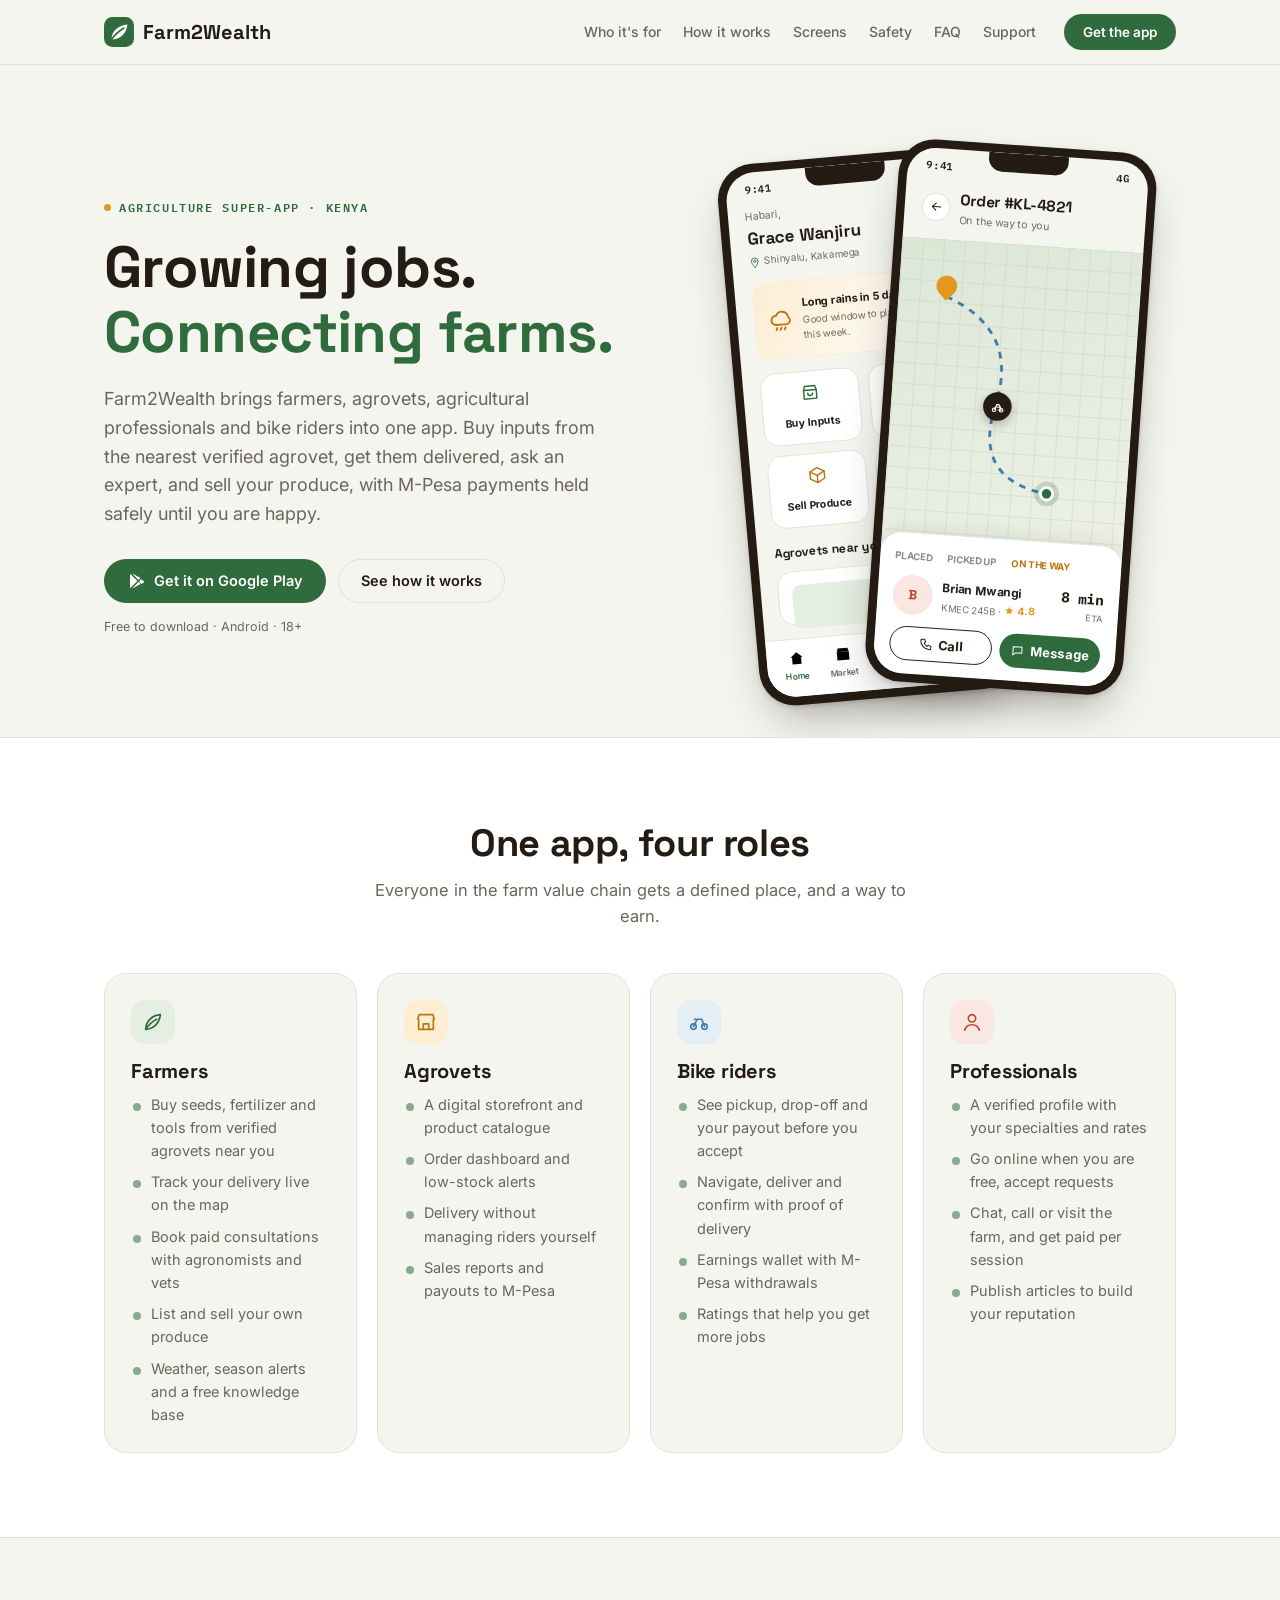
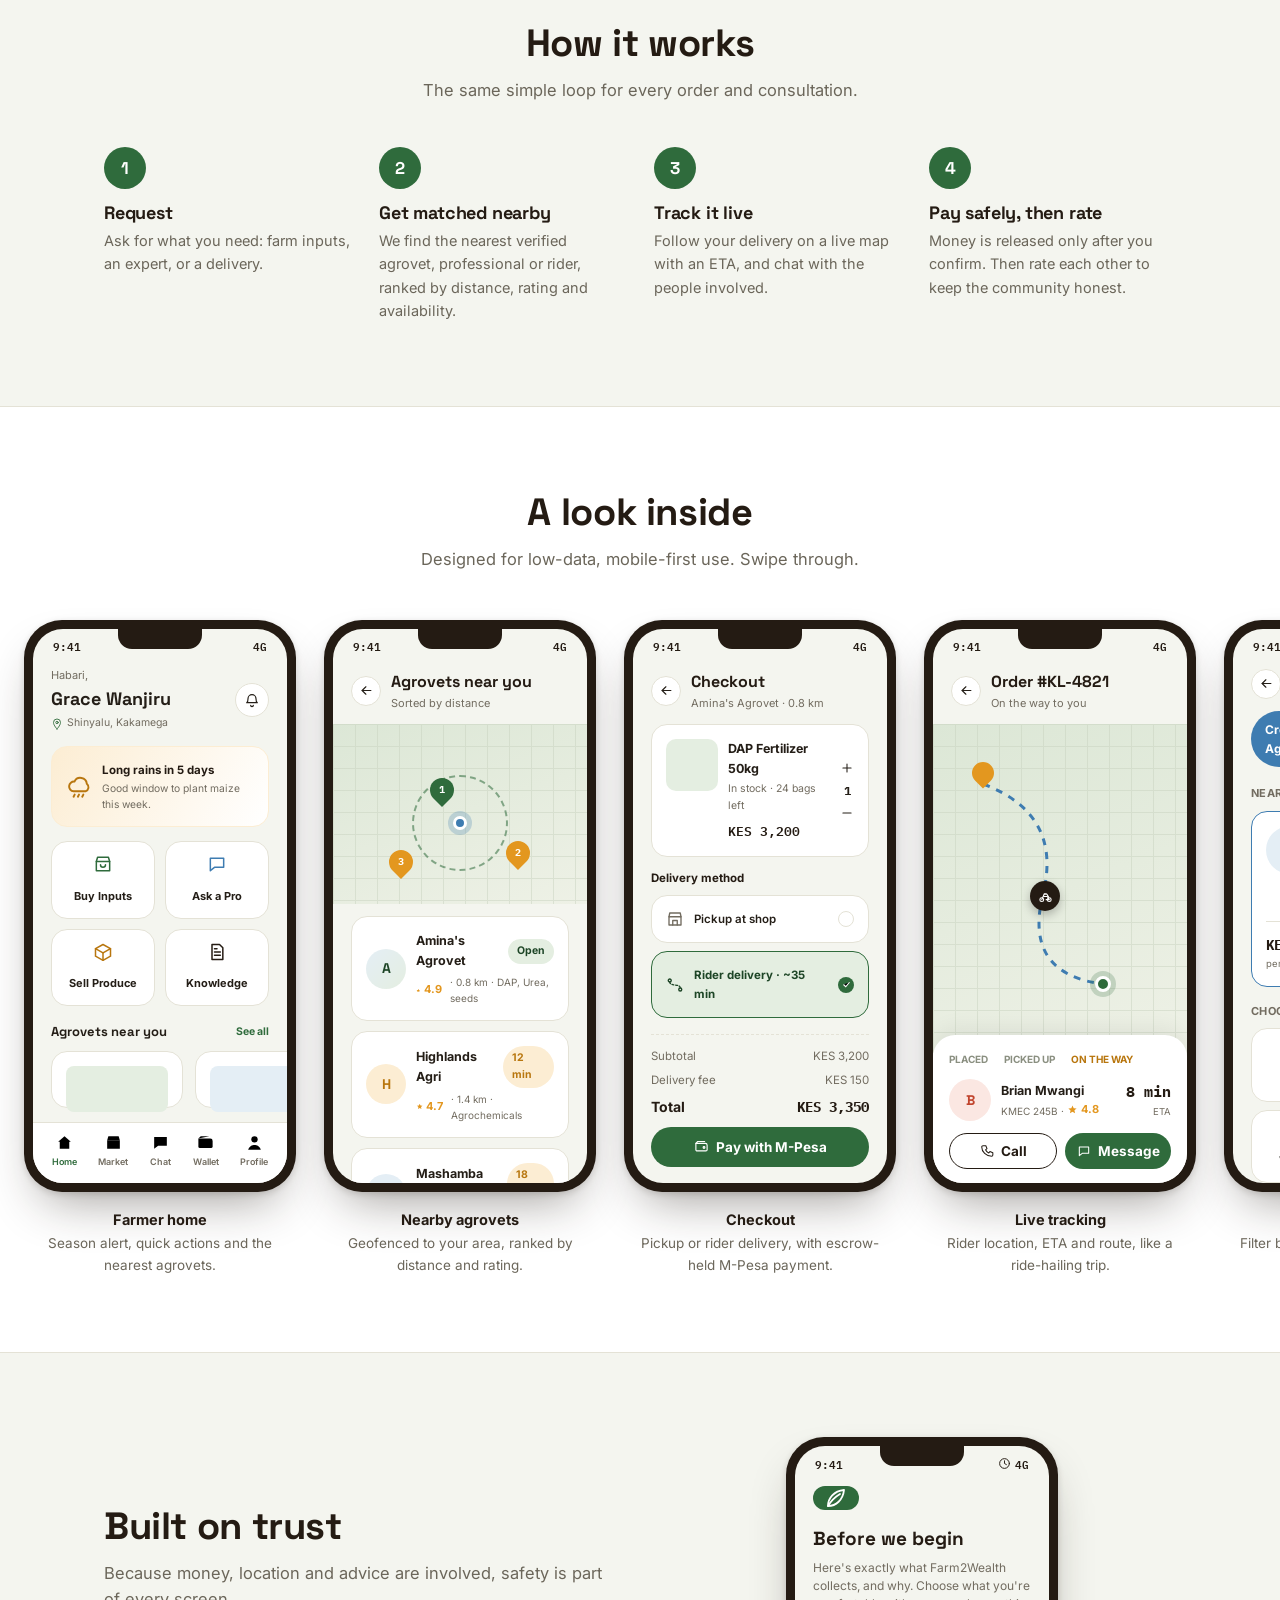
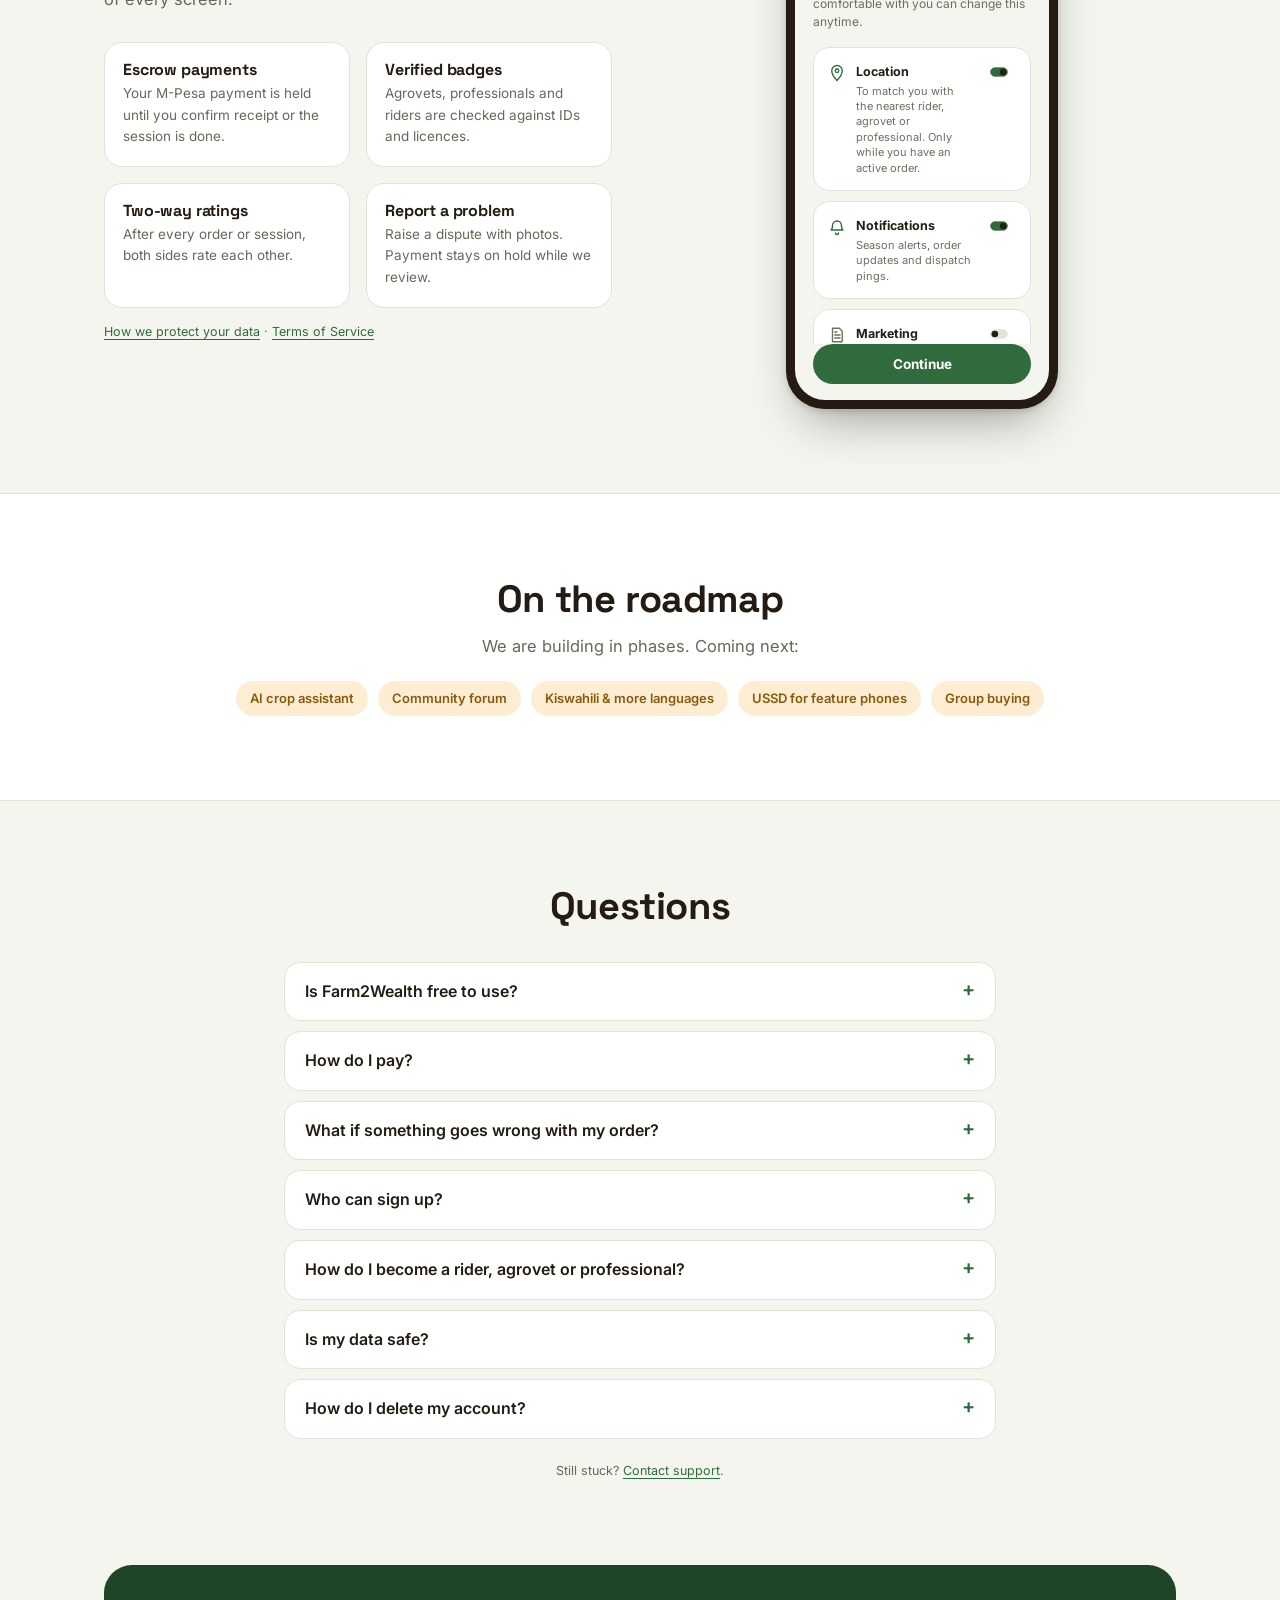
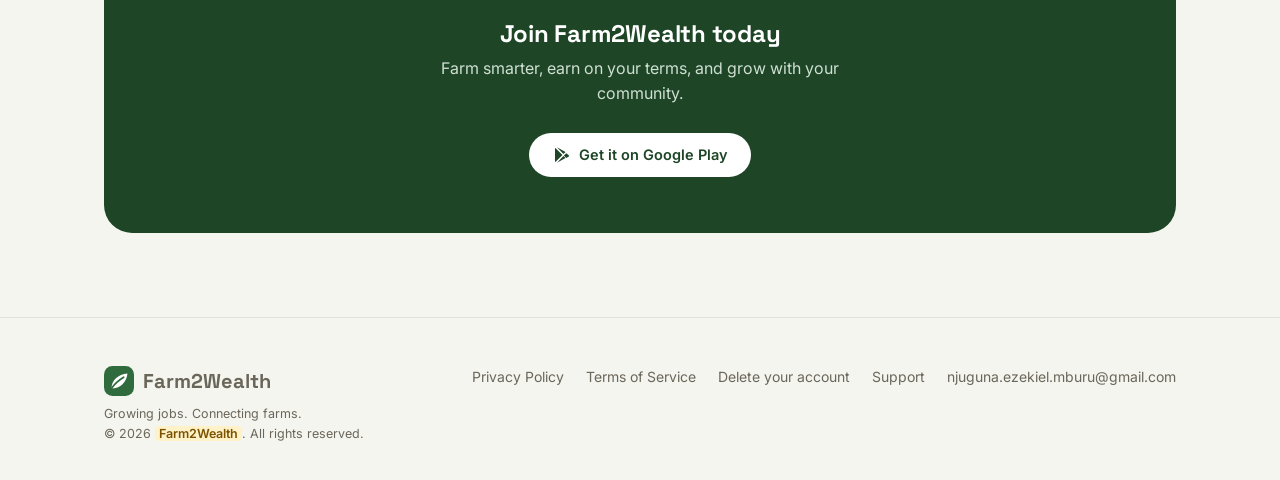
<file: index.html>
<!DOCTYPE html>
<html lang="en">
<head>
<meta charset="utf-8">
<meta name="viewport" content="width=device-width,initial-scale=1">
<title>Farm2Wealth | Buy farm inputs, hire experts, sell produce</title>
<meta name="description" content="Farm2Wealth connects farmers, agrovets, agricultural professionals and bike riders in one app. Buy inputs nearby, get them delivered, ask an expert and sell your produce.">
<meta name="theme-color" content="#2F6B3C">
<link rel="canonical" href="https://REPLACE_WITH_YOUR_DOMAIN/">
<link rel="icon" href="assets/favicon.svg" type="image/svg+xml">
<meta property="og:type" content="website">
<meta property="og:title" content="Farm2Wealth | Buy farm inputs, hire experts, sell produce">
<meta property="og:description" content="Farm2Wealth connects farmers, agrovets, agricultural professionals and bike riders in one app. Buy inputs nearby, get them delivered, ask an expert and sell your produce.">
<link rel="preconnect" href="https://fonts.googleapis.com">
<link rel="preconnect" href="https://fonts.gstatic.com" crossorigin>
<link rel="stylesheet" href="https://fonts.googleapis.com/css2?family=Space+Grotesk:wght@500;600;700&family=Inter:wght@400;500;600;700&family=IBM+Plex+Mono:wght@500;600&display=swap">
<link rel="stylesheet" href="assets/style.css">
<link rel="stylesheet" href="assets/mockups.css">
</head>
<body>
<header class="k-head"><div class="k-wrap">
<a class="k-logo" href="index.html"><svg viewBox="0 0 32 32" aria-hidden="true"><rect width="32" height="32" rx="9" fill="#2F6B3C"/><path d="M8 24c9 0 16-6 17-16-10 1-17 7-17 16Z" fill="#fff"/><path d="M8 24c4-6 8-9 13-12" stroke="#2F6B3C" stroke-width="1.8" fill="none" stroke-linecap="round"/></svg>Farm2Wealth</a>
<nav class="k-nav" aria-label="Main">
<a href="index.html#roles">Who it's for</a><a href="index.html#how">How it works</a><a href="index.html#screens">Screens</a><a href="index.html#safety">Safety</a><a href="index.html#faq">FAQ</a><a href="support.html">Support</a>
</nav>
<a class="k-btn k-btn--green k-btn--sm" href="https://play.google.com/store/apps/details?id=REPLACE_WITH_PACKAGE_ID">Get the app</a>
</div></header>
<div style="height:0;overflow:hidden"><svg style="display:none">
<symbol id="i-leaf" viewbox="0 0 24 24"><path d="M4 20c8 0 15-6 16-16-10 1-16 8-16 16Z"></path><path d="M4 20c3-5 7-9 12-12"></path></symbol>
<symbol id="i-chat" viewbox="0 0 24 24"><path d="M4 5h16v11H9l-5 4V5Z"></path></symbol>
<symbol id="i-box" viewbox="0 0 24 24"><path d="M3 8l9-5 9 5-9 5-9-5Z"></path><path d="M3 8v9l9 5 9-5V8"></path><path d="M12 13v9"></path></symbol>
<symbol id="i-doc" viewbox="0 0 24 24"><path d="M6 3h9l4 4v14H6V3Z"></path><path d="M9 12h7M9 16h7M9 8h3"></path></symbol>
<symbol id="i-bell" viewbox="0 0 24 24"><path d="M6 10a6 6 0 0 1 12 0c0 5 2 6 2 6H4s2-1 2-6Z"></path><path d="M10 20a2 2 0 0 0 4 0"></path></symbol>
<symbol id="i-pin" viewbox="0 0 24 24"><path d="M12 22s7-7.4 7-13a7 7 0 0 0-14 0c0 5.6 7 13 7 13Z"></path><circle cx="12" cy="9" r="2.4"></circle></symbol>
<symbol id="i-star" viewbox="0 0 24 24"><path d="M12 3l2.6 6 6.4.6-4.8 4.3 1.4 6.3L12 17l-5.6 3.2L7.8 14 3 9.6l6.4-.6L12 3Z"></path></symbol>
<symbol id="i-bike" viewbox="0 0 24 24"><circle cx="6" cy="17" r="3"></circle><circle cx="18" cy="17" r="3"></circle><path d="M6 17l4-9h4l3 5"></path><path d="M10 8h3"></path><path d="M13 17h5l-3-5H9"></path></symbol>
<symbol id="i-wallet" viewbox="0 0 24 24"><path d="M3 7h15a3 3 0 0 1 3 3v7a2 2 0 0 1-2 2H5a2 2 0 0 1-2-2V7Z"></path><path d="M3 7l3-3h11"></path><circle cx="16" cy="13.5" r="1.4"></circle></symbol>
<symbol id="i-user" viewbox="0 0 24 24"><circle cx="12" cy="8" r="4"></circle><path d="M4 21c1.5-4.5 5-6 8-6s6.5 1.5 8 6"></path></symbol>
<symbol id="i-home" viewbox="0 0 24 24"><path d="M4 11l8-7 8 7"></path><path d="M6 10v10h12V10"></path></symbol>
<symbol id="i-market" viewbox="0 0 24 24"><path d="M4 9l1.5-5h13L20 9"></path><path d="M4 9h16v11H4V9Z"></path><path d="M9 13a3 3 0 0 0 6 0"></path></symbol>
<symbol id="i-search" viewbox="0 0 24 24"><circle cx="10.5" cy="10.5" r="6.5"></circle><path d="M20 20l-5-5"></path></symbol>
<symbol id="i-phone" viewbox="0 0 24 24"><path d="M6 3h4l2 5-2.5 2a11 11 0 0 0 5.5 5.5l2-2.5 5 2v4a2 2 0 0 1-2 2C10.5 21 3 13.5 3 5a2 2 0 0 1 2-2Z"></path></symbol>
<symbol id="i-video" viewbox="0 0 24 24"><rect height="12" rx="2" width="12" x="3" y="6"></rect><path d="M15 10l6-3v10l-6-3"></path></symbol>
<symbol id="i-camera" viewbox="0 0 24 24"><path d="M4 8h3l2-3h6l2 3h3v11H4V8Z"></path><circle cx="12" cy="13.5" r="3.4"></circle></symbol>
<symbol id="i-check" viewbox="0 0 24 24"><path d="M4 12l6 6L20 6"></path></symbol>
<symbol id="i-clock" viewbox="0 0 24 24"><circle cx="12" cy="12" r="9"></circle><path d="M12 7v5l3.5 2"></path></symbol>
<symbol id="i-arrow-left" viewbox="0 0 24 24"><path d="M19 12H5"></path><path d="M11 6l-6 6 6 6"></path></symbol>
<symbol id="i-plus" viewbox="0 0 24 24"><path d="M12 5v14M5 12h14"></path></symbol>
<symbol id="i-minus" viewbox="0 0 24 24"><path d="M5 12h14"></path></symbol>
<symbol id="i-mic" viewbox="0 0 24 24"><rect height="11" rx="3" width="6" x="9" y="3"></rect><path d="M5 11a7 7 0 0 0 14 0"></path><path d="M12 18v3"></path></symbol>
<symbol id="i-send" viewbox="0 0 24 24"><path d="M4 12l17-8-6 17-3-7-8-2Z"></path></symbol>
<symbol id="i-shield" viewbox="0 0 24 24"><path d="M12 3l8 3v6c0 5-3.5 8-8 9-4.5-1-8-4-8-9V6l8-3Z"></path><path d="M9 12l2 2 4-4"></path></symbol>
<symbol id="i-sun" viewbox="0 0 24 24"><circle cx="12" cy="12" r="4"></circle><path d="M12 3v2M12 19v2M4.2 4.2l1.4 1.4M18.4 18.4l1.4 1.4M3 12h2M19 12h2M4.2 19.8l1.4-1.4M18.4 5.6l1.4-1.4"></path></symbol>
<symbol id="i-cloud-rain" viewbox="0 0 24 24"><path d="M7 16a4.5 4.5 0 0 1 .8-9 6 6 0 0 1 11.4 2A4 4 0 0 1 18 16H7Z"></path><path d="M8 19l-1 2M12 19l-1 2M16 19l-1 2"></path></symbol>
<symbol id="i-route" viewbox="0 0 24 24"><circle cx="5" cy="6" r="2"></circle><circle cx="19" cy="18" r="2"></circle><path d="M5 8c0 6 14 2 14 8" stroke-dasharray="2.4 2.4"></path></symbol>
<symbol id="i-shop" viewbox="0 0 24 24"><path d="M4 9l1-5h14l1 5"></path><path d="M4 9h16v11H4V9Z"></path><path d="M9 20v-6h6v6"></path></symbol>
<symbol id="i-alert" viewbox="0 0 24 24"><path d="M12 3l10 18H2L12 3Z"></path><path d="M12 10v4"></path><circle cx="12" cy="17" fill="currentColor" r="0.6" stroke="none"></circle></symbol>
<symbol id="i-toggle-on" viewbox="0 0 24 24"><rect height="10" rx="5" width="20" x="2" y="7"></rect><circle cx="17" cy="12" fill="currentColor" r="4" stroke="none"></circle></symbol>
<symbol id="i-toggle-off" viewbox="0 0 24 24"><rect height="10" rx="5" width="20" x="2" y="7"></rect><circle cx="7" cy="12" fill="currentColor" r="4" stroke="none"></circle></symbol>
<symbol id="i-bot" viewbox="0 0 24 24"><rect height="11" rx="3" width="16" x="4" y="8"></rect><path d="M12 4v4"></path><circle cx="12" cy="3" fill="currentColor" r="1.2" stroke="none"></circle><circle cx="9" cy="13.5" fill="currentColor" r="1.3" stroke="none"></circle><circle cx="15" cy="13.5" fill="currentColor" r="1.3" stroke="none"></circle><path d="M9 17h6"></path></symbol>
</svg></div>
<main>
<section class="k-hero"><div class="k-wrap">
<div>
<p class="k-eyebrow">Agriculture super-app &middot; Kenya</p>
<h1>Growing jobs.<br><em>Connecting farms.</em></h1>
<p class="k-lead">Farm2Wealth brings farmers, agrovets, agricultural professionals and bike riders into one app. Buy inputs from the nearest verified agrovet, get them delivered, ask an expert, and sell your produce, with M-Pesa payments held safely until you are happy.</p>
<div class="k-cta"><a class="k-btn k-btn--green" href="https://play.google.com/store/apps/details?id=REPLACE_WITH_PACKAGE_ID"><svg viewBox="0 0 24 24" fill="currentColor" aria-hidden="true"><path d="M4.5 2.6c-.3.2-.5.6-.5 1.1v16.6c0 .5.2.9.5 1.1l9.4-9.4-9.4-9.4Zm10.8 8.1 2.7-2.7L6.6 1.6l8.7 9.1Zm0 2.6-8.7 9.1 11.4-6.4-2.7-2.7Zm3.7-3.6-3.1 3.1 3.1 3.1 3.3-1.9c.7-.4.7-1.4 0-1.8L19 9.7Z"/></svg>Get it on Google Play</a><a class="k-btn k-btn--ghost" href="#how">See how it works</a></div>
<p class="k-note">Free to download &middot; Android &middot; 18+</p>
</div>
<div class="k-hero-phones" aria-hidden="true"><div class="mock m1"><div class="phone"><div class="screen">
<div class="notch"></div>
<div class="statusbar"><span>9:41</span><div class="statusbar__icons"><span>4G</span></div></div>
<div class="screen-body" style="overflow-y:auto;">
<div class="px" style="padding-top:4px;display:flex;justify-content:space-between;align-items:center;">
<div>
<div style="font-size:11px;color:var(--text-muted);">Habari,</div>
<div style="font-family:var(--font-display);font-weight:700;font-size:18px;">Grace Wanjiru</div>
<div style="display:flex;align-items:center;gap:4px;margin-top:2px;">
<svg class="icon" style="width:12px;height:12px;stroke:var(--green)"><use href="#i-pin"></use></svg>
<span style="font-size:10.5px;color:var(--text-muted);">Shinyalu, Kakamega</span>
</div>
</div>
<div style="width:34px;height:34px;border-radius:50%;background:var(--surface);border:1px solid var(--line);display:flex;align-items:center;justify-content:center;">
<svg class="icon" style="width:16px;height:16px"><use href="#i-bell"></use></svg>
</div>
</div>
<div class="px" style="margin-top:14px;">
<div class="card" style="background:linear-gradient(120deg, var(--gold-tint), #fff);border-color:var(--gold-tint);display:flex;gap:10px;align-items:center;">
<svg class="icon" style="width:26px;height:26px;stroke:var(--gold-dark)"><use href="#i-cloud-rain"></use></svg>
<div>
<div style="font-size:11.5px;font-weight:700;color:var(--soil);">Long rains in 5 days</div>
<div style="font-size:10.3px;color:var(--text-muted);">Good window to plant maize this week.</div>
</div>
</div>
</div>
<div class="px" style="margin-top:14px;display:grid;grid-template-columns:1fr 1fr;gap:10px;">
<div class="card" style="text-align:center;padding:12px 8px;">
<svg class="icon" style="width:20px;height:20px;stroke:var(--green);margin:0 auto 6px"><use href="#i-market"></use></svg>
<div style="font-size:11px;font-weight:700;">Buy Inputs</div>
</div>
<div class="card" style="text-align:center;padding:12px 8px;">
<svg class="icon" style="width:20px;height:20px;stroke:var(--sky);margin:0 auto 6px"><use href="#i-chat"></use></svg>
<div style="font-size:11px;font-weight:700;">Ask a Pro</div>
</div>
<div class="card" style="text-align:center;padding:12px 8px;">
<svg class="icon" style="width:20px;height:20px;stroke:var(--gold-dark);margin:0 auto 6px"><use href="#i-box"></use></svg>
<div style="font-size:11px;font-weight:700;">Sell Produce</div>
</div>
<div class="card" style="text-align:center;padding:12px 8px;">
<svg class="icon" style="width:20px;height:20px;stroke:var(--soil);margin:0 auto 6px"><use href="#i-doc"></use></svg>
<div style="font-size:11px;font-weight:700;">Knowledge</div>
</div>
</div>
<div class="px" style="margin-top:16px;display:flex;justify-content:space-between;align-items:center;">
<div style="font-family:var(--font-display);font-weight:700;font-size:13px;">Agrovets near you</div>
<div style="font-size:10.5px;color:var(--green);font-weight:700;">See all</div>
</div>
<div class="scrollx px" style="margin-top:8px;padding-bottom:14px;">
<div class="card" style="min-width:132px;">
<div style="height:46px;border-radius:8px;background:var(--green-tint);margin-bottom:8px;"></div>
<div style="font-size:11px;font-weight:700;">Amina's Agrovet</div>
<div style="display:flex;justify-content:space-between;margin-top:4px;">
<span class="badge badge--green">0.8 km</span>
<span class="stars"><svg><use href="#i-star"></use></svg>4.9</span>
</div>
</div>
<div class="card" style="min-width:132px;">
<div style="height:46px;border-radius:8px;background:var(--sky-tint);margin-bottom:8px;"></div>
<div style="font-size:11px;font-weight:700;">Highlands Agri</div>
<div style="display:flex;justify-content:space-between;margin-top:4px;">
<span class="badge badge--green">1.4 km</span>
<span class="stars"><svg><use href="#i-star"></use></svg>4.7</span>
</div>
</div>
</div>
</div>
<div class="tabbar">
<div class="tabbar__item tabbar__item--active"><svg><use href="#i-home"></use></svg><span>Home</span></div>
<div class="tabbar__item"><svg><use href="#i-market"></use></svg><span>Market</span></div>
<div class="tabbar__item"><svg><use href="#i-chat"></use></svg><span>Chat</span></div>
<div class="tabbar__item"><svg><use href="#i-wallet"></use></svg><span>Wallet</span></div>
<div class="tabbar__item"><svg><use href="#i-user"></use></svg><span>Profile</span></div>
</div>
</div></div></div><div class="mock m2"><div class="phone"><div class="screen">
<div class="notch"></div>
<div class="statusbar"><span>9:41</span><div class="statusbar__icons"><span>4G</span></div></div>
<div class="navbar">
<div class="navbar__back"><svg class="icon"><use href="#i-arrow-left"></use></svg></div>
<div><div class="navbar__title">Order #KL-4821</div><div class="navbar__sub">On the way to you</div></div>
</div>
<div class="screen-body" style="position:relative;">
<div style="flex:1;background:linear-gradient(160deg,#DCE7D6,#EEF1E6);position:relative;">
<div style="position:absolute;inset:0;background-image:linear-gradient(#c9d3c0 1px,transparent 1px),linear-gradient(90deg,#c9d3c0 1px,transparent 1px);background-size:22px 22px;opacity:0.5;"></div>
<svg style="position:absolute;inset:0;width:100%;height:100%;">
<path d="M 50 60 Q 130 90 110 170 T 170 260" fill="none" stroke="#3E7CB1" stroke-dasharray="7 7" stroke-width="3"></path>
</svg>
<div style="position:absolute;left:50px;top:60px;width:22px;height:22px;background:var(--gold);border-radius:50% 50% 50% 0;transform:translate(-50%,-100%) rotate(-45deg);"></div>
<div style="position:absolute;left:170px;top:260px;width:16px;height:16px;background:var(--green);border:3px solid #fff;border-radius:50%;transform:translate(-50%,-50%);box-shadow:0 0 0 5px rgba(47,107,60,0.22);"></div>
<div style="position:absolute;left:112px;top:172px;width:30px;height:30px;background:var(--soil);border-radius:50%;transform:translate(-50%,-50%);display:flex;align-items:center;justify-content:center;box-shadow:0 4px 10px rgba(0,0,0,0.25);">
<svg class="icon" style="width:15px;height:15px;stroke:#fff"><use href="#i-bike"></use></svg>
</div>
</div>
<div style="background:var(--surface);border-radius:22px 22px 0 0;margin-top:-18px;padding:16px 16px 0;box-shadow:0 -8px 20px rgba(0,0,0,0.06);position:relative;z-index:5;">
<div style="display:flex;justify-content:space-between;align-items:center;margin-bottom:12px;">
<div style="display:flex;align-items:center;gap:4px;">
<span style="font-size:10px;color:#8a8f80;font-weight:700;">PLACED</span>
<div class="route-dash" style="max-width:16px;border-top-color:var(--green)"></div>
<span style="font-size:10px;color:#8a8f80;font-weight:700;">PICKED UP</span>
<div class="route-dash" style="max-width:16px;border-top-color:var(--green)"></div>
<span style="font-size:10px;color:var(--gold-dark);font-weight:700;">ON THE WAY</span>
</div>
</div>
<div style="display:flex;gap:10px;align-items:center;">
<div class="avatar" style="width:42px;height:42px;font-size:14px;background:var(--chili-tint);color:var(--chili);">B</div>
<div style="flex:1">
<div style="font-size:12.5px;font-weight:700;">Brian Mwangi</div>
<div style="font-size:10px;color:var(--text-muted);">KMEC 245B · <span class="stars" style="display:inline-flex"><svg><use href="#i-star"></use></svg>4.8</span></div>
</div>
<div style="text-align:right;">
<div style="font-family:var(--font-mono);font-weight:700;font-size:15px;color:var(--soil);">8 min</div>
<div style="font-size:9.5px;color:var(--text-muted);">ETA</div>
</div>
</div>
<div style="display:flex;gap:8px;margin-top:12px;padding-bottom:14px;">
<button class="btn btn--outline" style="flex:1;padding:9px;"><svg class="icon" style="width:14px;height:14px"><use href="#i-phone"></use></svg>Call</button>
<button class="btn btn--green" style="flex:1;padding:9px;"><svg class="icon" style="width:14px;height:14px;stroke:#fff"><use href="#i-chat"></use></svg>Message</button>
</div>
</div>
</div>
</div></div></div></div>
</div></section>

<section class="k-sec k-sec--alt" id="roles"><div class="k-wrap">
<div class="k-center"><h2>One app, four roles</h2><p class="k-sub">Everyone in the farm value chain gets a defined place, and a way to earn.</p></div>
<div class="k-roles">
<article class="k-role"><div class="ico" style="background:#E4EEE1;color:#2F6B3C"><svg viewBox="0 0 24 24" fill="none" stroke="currentColor" stroke-width="1.8" stroke-linecap="round" stroke-linejoin="round"><path d="M4 20c8 0 15-6 16-16-10 1-16 8-16 16Z"/><path d="M4 20c4-6 8-9 12-11"/></svg></div><h3>Farmers</h3><ul><li>Buy seeds, fertilizer and tools from verified agrovets near you</li><li>Track your delivery live on the map</li><li>Book paid consultations with agronomists and vets</li><li>List and sell your own produce</li><li>Weather, season alerts and a free knowledge base</li></ul></article>
<article class="k-role"><div class="ico" style="background:#FCEDD3;color:#B8760E"><svg viewBox="0 0 24 24" fill="none" stroke="currentColor" stroke-width="1.8" stroke-linecap="round" stroke-linejoin="round"><path d="M3 9l1.5-5h15L21 9"/><path d="M4 9v11h16V9"/><path d="M9 20v-6h6v6"/></svg></div><h3>Agrovets</h3><ul><li>A digital storefront and product catalogue</li><li>Order dashboard and low-stock alerts</li><li>Delivery without managing riders yourself</li><li>Sales reports and payouts to M-Pesa</li></ul></article>
<article class="k-role"><div class="ico" style="background:#E4EEF5;color:#3E7CB1"><svg viewBox="0 0 24 24" fill="none" stroke="currentColor" stroke-width="1.8" stroke-linecap="round" stroke-linejoin="round"><circle cx="6" cy="17" r="3"/><circle cx="18" cy="17" r="3"/><path d="M6 17l4-8h5l3 8M9 9H7"/></svg></div><h3>Bike riders</h3><ul><li>See pickup, drop-off and your payout before you accept</li><li>Navigate, deliver and confirm with proof of delivery</li><li>Earnings wallet with M-Pesa withdrawals</li><li>Ratings that help you get more jobs</li></ul></article>
<article class="k-role"><div class="ico" style="background:#FBE7E2;color:#C1442D"><svg viewBox="0 0 24 24" fill="none" stroke="currentColor" stroke-width="1.8" stroke-linecap="round" stroke-linejoin="round"><circle cx="12" cy="8" r="4"/><path d="M4 21c1-4 4-6 8-6s7 2 8 6"/></svg></div><h3>Professionals</h3><ul><li>A verified profile with your specialties and rates</li><li>Go online when you are free, accept requests</li><li>Chat, call or visit the farm, and get paid per session</li><li>Publish articles to build your reputation</li></ul></article>
</div></div></section>

<section class="k-sec" id="how"><div class="k-wrap">
<div class="k-center"><h2>How it works</h2><p class="k-sub">The same simple loop for every order and consultation.</p></div>
<div class="k-steps">
<div class="k-step"><h3>Request</h3><p>Ask for what you need: farm inputs, an expert, or a delivery.</p></div>
<div class="k-step"><h3>Get matched nearby</h3><p>We find the nearest verified agrovet, professional or rider, ranked by distance, rating and availability.</p></div>
<div class="k-step"><h3>Track it live</h3><p>Follow your delivery on a live map with an ETA, and chat with the people involved.</p></div>
<div class="k-step"><h3>Pay safely, then rate</h3><p>Money is released only after you confirm. Then rate each other to keep the community honest.</p></div>
</div></div></section>

<section class="k-sec k-sec--alt" id="screens" style="padding-bottom:40px"><div class="k-wrap">
<div class="k-center"><h2>A look inside</h2><p class="k-sub">Designed for low-data, mobile-first use. Swipe through.</p></div></div>
<div class="k-shots" tabindex="0" aria-label="App screens">
<figure class="k-shot"><div class="mock"><div class="phone"><div class="screen">
<div class="notch"></div>
<div class="statusbar"><span>9:41</span><div class="statusbar__icons"><span>4G</span></div></div>
<div class="screen-body" style="overflow-y:auto;">
<div class="px" style="padding-top:4px;display:flex;justify-content:space-between;align-items:center;">
<div>
<div style="font-size:11px;color:var(--text-muted);">Habari,</div>
<div style="font-family:var(--font-display);font-weight:700;font-size:18px;">Grace Wanjiru</div>
<div style="display:flex;align-items:center;gap:4px;margin-top:2px;">
<svg class="icon" style="width:12px;height:12px;stroke:var(--green)"><use href="#i-pin"></use></svg>
<span style="font-size:10.5px;color:var(--text-muted);">Shinyalu, Kakamega</span>
</div>
</div>
<div style="width:34px;height:34px;border-radius:50%;background:var(--surface);border:1px solid var(--line);display:flex;align-items:center;justify-content:center;">
<svg class="icon" style="width:16px;height:16px"><use href="#i-bell"></use></svg>
</div>
</div>
<div class="px" style="margin-top:14px;">
<div class="card" style="background:linear-gradient(120deg, var(--gold-tint), #fff);border-color:var(--gold-tint);display:flex;gap:10px;align-items:center;">
<svg class="icon" style="width:26px;height:26px;stroke:var(--gold-dark)"><use href="#i-cloud-rain"></use></svg>
<div>
<div style="font-size:11.5px;font-weight:700;color:var(--soil);">Long rains in 5 days</div>
<div style="font-size:10.3px;color:var(--text-muted);">Good window to plant maize this week.</div>
</div>
</div>
</div>
<div class="px" style="margin-top:14px;display:grid;grid-template-columns:1fr 1fr;gap:10px;">
<div class="card" style="text-align:center;padding:12px 8px;">
<svg class="icon" style="width:20px;height:20px;stroke:var(--green);margin:0 auto 6px"><use href="#i-market"></use></svg>
<div style="font-size:11px;font-weight:700;">Buy Inputs</div>
</div>
<div class="card" style="text-align:center;padding:12px 8px;">
<svg class="icon" style="width:20px;height:20px;stroke:var(--sky);margin:0 auto 6px"><use href="#i-chat"></use></svg>
<div style="font-size:11px;font-weight:700;">Ask a Pro</div>
</div>
<div class="card" style="text-align:center;padding:12px 8px;">
<svg class="icon" style="width:20px;height:20px;stroke:var(--gold-dark);margin:0 auto 6px"><use href="#i-box"></use></svg>
<div style="font-size:11px;font-weight:700;">Sell Produce</div>
</div>
<div class="card" style="text-align:center;padding:12px 8px;">
<svg class="icon" style="width:20px;height:20px;stroke:var(--soil);margin:0 auto 6px"><use href="#i-doc"></use></svg>
<div style="font-size:11px;font-weight:700;">Knowledge</div>
</div>
</div>
<div class="px" style="margin-top:16px;display:flex;justify-content:space-between;align-items:center;">
<div style="font-family:var(--font-display);font-weight:700;font-size:13px;">Agrovets near you</div>
<div style="font-size:10.5px;color:var(--green);font-weight:700;">See all</div>
</div>
<div class="scrollx px" style="margin-top:8px;padding-bottom:14px;">
<div class="card" style="min-width:132px;">
<div style="height:46px;border-radius:8px;background:var(--green-tint);margin-bottom:8px;"></div>
<div style="font-size:11px;font-weight:700;">Amina's Agrovet</div>
<div style="display:flex;justify-content:space-between;margin-top:4px;">
<span class="badge badge--green">0.8 km</span>
<span class="stars"><svg><use href="#i-star"></use></svg>4.9</span>
</div>
</div>
<div class="card" style="min-width:132px;">
<div style="height:46px;border-radius:8px;background:var(--sky-tint);margin-bottom:8px;"></div>
<div style="font-size:11px;font-weight:700;">Highlands Agri</div>
<div style="display:flex;justify-content:space-between;margin-top:4px;">
<span class="badge badge--green">1.4 km</span>
<span class="stars"><svg><use href="#i-star"></use></svg>4.7</span>
</div>
</div>
</div>
</div>
<div class="tabbar">
<div class="tabbar__item tabbar__item--active"><svg><use href="#i-home"></use></svg><span>Home</span></div>
<div class="tabbar__item"><svg><use href="#i-market"></use></svg><span>Market</span></div>
<div class="tabbar__item"><svg><use href="#i-chat"></use></svg><span>Chat</span></div>
<div class="tabbar__item"><svg><use href="#i-wallet"></use></svg><span>Wallet</span></div>
<div class="tabbar__item"><svg><use href="#i-user"></use></svg><span>Profile</span></div>
</div>
</div></div></div><p><b>Farmer home</b>Season alert, quick actions and the nearest agrovets.</p></figure>
<figure class="k-shot"><div class="mock"><div class="phone"><div class="screen">
<div class="notch"></div>
<div class="statusbar"><span>9:41</span><div class="statusbar__icons"><span>4G</span></div></div>
<div class="navbar">
<div class="navbar__back"><svg class="icon"><use href="#i-arrow-left"></use></svg></div>
<div><div class="navbar__title">Agrovets near you</div><div class="navbar__sub">Sorted by distance</div></div>
</div>
<div class="screen-body" style="overflow-y:auto;">
<div style="height:180px;background:linear-gradient(160deg,#DCE7D6,#EEF1E6);position:relative;flex-shrink:0;">
<div style="position:absolute;inset:0;background-image:linear-gradient(#c9d3c0 1px,transparent 1px),linear-gradient(90deg,#c9d3c0 1px,transparent 1px);background-size:22px 22px;opacity:0.5;"></div>
<div style="position:absolute;left:50%;top:55%;width:96px;height:96px;border:2px dashed var(--green);border-radius:50%;transform:translate(-50%,-50%);opacity:0.55;"></div>
<div style="position:absolute;left:50%;top:55%;width:14px;height:14px;background:var(--sky);border:3px solid #fff;border-radius:50%;transform:translate(-50%,-50%);box-shadow:0 0 0 5px rgba(62,124,177,0.25);"></div>
<div style="position:absolute;left:38%;top:30%;width:24px;height:24px;background:var(--green);border-radius:50% 50% 50% 0;transform:rotate(-45deg);display:flex;align-items:center;justify-content:center;color:#fff;font-family:var(--font-mono);font-size:10px;font-weight:700;"><span style="transform:rotate(45deg)">1</span></div>
<div style="position:absolute;left:68%;top:65%;width:24px;height:24px;background:var(--gold);border-radius:50% 50% 50% 0;transform:rotate(-45deg);display:flex;align-items:center;justify-content:center;color:#fff;font-family:var(--font-mono);font-size:10px;font-weight:700;"><span style="transform:rotate(45deg)">2</span></div>
<div style="position:absolute;left:22%;top:70%;width:24px;height:24px;background:var(--gold);border-radius:50% 50% 50% 0;transform:rotate(-45deg);display:flex;align-items:center;justify-content:center;color:#fff;font-family:var(--font-mono);font-size:10px;font-weight:700;"><span style="transform:rotate(45deg)">3</span></div>
</div>
<div class="px" style="padding-top:12px;">
<div class="card" style="display:flex;gap:10px;align-items:center;margin-bottom:10px;">
<div class="avatar" style="width:40px;height:40px;font-size:14px;">A</div>
<div style="flex:1">
<div style="display:flex;justify-content:space-between;align-items:center;">
<span style="font-size:12.5px;font-weight:700;">Amina's Agrovet</span>
<span class="badge badge--green">Open</span>
</div>
<div style="display:flex;gap:8px;align-items:center;margin-top:3px;">
<span class="stars"><svg><use href="#i-star"></use></svg>4.9</span>
<span style="font-size:10px;color:var(--text-muted);">·  0.8 km  ·  DAP, Urea, seeds</span>
</div>
</div>
</div>
<div class="card" style="display:flex;gap:10px;align-items:center;margin-bottom:10px;">
<div class="avatar" style="width:40px;height:40px;font-size:14px;background:var(--gold-tint);color:var(--gold-dark);">H</div>
<div style="flex:1">
<div style="display:flex;justify-content:space-between;align-items:center;">
<span style="font-size:12.5px;font-weight:700;">Highlands Agri</span>
<span class="badge badge--gold">12 min</span>
</div>
<div style="display:flex;gap:8px;align-items:center;margin-top:3px;">
<span class="stars"><svg><use href="#i-star"></use></svg>4.7</span>
<span style="font-size:10px;color:var(--text-muted);">·  1.4 km  ·  Agrochemicals</span>
</div>
</div>
</div>
<div class="card" style="display:flex;gap:10px;align-items:center;">
<div class="avatar" style="width:40px;height:40px;font-size:14px;background:var(--sky-tint);color:var(--sky);">M</div>
<div style="flex:1">
<div style="display:flex;justify-content:space-between;align-items:center;">
<span style="font-size:12.5px;font-weight:700;">Mashamba Depot</span>
<span class="badge badge--gold">18 min</span>
</div>
<div style="display:flex;gap:8px;align-items:center;margin-top:3px;">
<span class="stars"><svg><use href="#i-star"></use></svg>4.5</span>
<span style="font-size:10px;color:var(--text-muted);">·  2.1 km  ·  Tools, feed</span>
</div>
</div>
</div>
</div>
</div>
</div></div></div><p><b>Nearby agrovets</b>Geofenced to your area, ranked by distance and rating.</p></figure>
<figure class="k-shot"><div class="mock"><div class="phone"><div class="screen">
<div class="notch"></div>
<div class="statusbar"><span>9:41</span><div class="statusbar__icons"><span>4G</span></div></div>
<div class="navbar">
<div class="navbar__back"><svg class="icon"><use href="#i-arrow-left"></use></svg></div>
<div><div class="navbar__title">Checkout</div><div class="navbar__sub">Amina's Agrovet · 0.8 km</div></div>
</div>
<div class="screen-body px" style="overflow-y:auto;">
<div class="card" style="display:flex;gap:10px;margin-bottom:12px;">
<div style="width:52px;height:52px;border-radius:10px;background:var(--green-tint);flex-shrink:0;"></div>
<div style="flex:1">
<div style="font-size:12.5px;font-weight:700;">DAP Fertilizer 50kg</div>
<div style="font-size:10.5px;color:var(--text-muted);margin-top:2px;">In stock · 24 bags left</div>
<div style="font-family:var(--font-mono);font-weight:600;font-size:13px;color:var(--soil);margin-top:6px;">KES 3,200</div>
</div>
<div style="display:flex;flex-direction:column;align-items:center;justify-content:center;gap:6px;">
<svg class="icon" style="width:14px;height:14px"><use href="#i-plus"></use></svg>
<span style="font-family:var(--font-mono);font-weight:700;font-size:12px;">1</span>
<svg class="icon" style="width:14px;height:14px"><use href="#i-minus"></use></svg>
</div>
</div>
<div style="font-size:11.5px;font-weight:700;color:var(--soil);margin-bottom:8px;">Delivery method</div>
<div class="card" style="display:flex;gap:10px;align-items:center;margin-bottom:8px;">
<svg class="icon" style="stroke:var(--text-muted)"><use href="#i-shop"></use></svg>
<div style="flex:1;font-size:11.5px;font-weight:600;">Pickup at shop</div>
<div style="width:16px;height:16px;border-radius:50%;border:1.6px solid var(--line);"></div>
</div>
<div class="card" style="display:flex;gap:10px;align-items:center;border-color:var(--green);background:var(--green-tint);margin-bottom:16px;">
<svg class="icon" style="stroke:var(--green-dark)"><use href="#i-route"></use></svg>
<div style="flex:1;font-size:11.5px;font-weight:700;color:var(--green-dark);">Rider delivery · ~35 min</div>
<div style="width:16px;height:16px;border-radius:50%;background:var(--green);display:flex;align-items:center;justify-content:center;">
<svg style="width:9px;height:9px;stroke:#fff;stroke-width:3"><use href="#i-check"></use></svg>
</div>
</div>
<div style="border-top:1px dashed var(--line);padding-top:12px;">
<div style="display:flex;justify-content:space-between;font-size:11.5px;color:var(--text-muted);margin-bottom:6px;"><span>Subtotal</span><span>KES 3,200</span></div>
<div style="display:flex;justify-content:space-between;font-size:11.5px;color:var(--text-muted);margin-bottom:6px;"><span>Delivery fee</span><span>KES 150</span></div>
<div style="display:flex;justify-content:space-between;font-size:14px;font-weight:700;color:var(--soil);"><span>Total</span><span style="font-family:var(--font-mono);">KES 3,350</span></div>
</div>
</div>
<div class="px" style="padding-bottom:16px;">
<button class="btn btn--green btn--block"><svg class="icon" style="width:15px;height:15px;stroke:#fff"><use href="#i-wallet"></use></svg>Pay with M-Pesa</button>
</div>
</div></div></div><p><b>Checkout</b>Pickup or rider delivery, with escrow-held M-Pesa payment.</p></figure>
<figure class="k-shot"><div class="mock"><div class="phone"><div class="screen">
<div class="notch"></div>
<div class="statusbar"><span>9:41</span><div class="statusbar__icons"><span>4G</span></div></div>
<div class="navbar">
<div class="navbar__back"><svg class="icon"><use href="#i-arrow-left"></use></svg></div>
<div><div class="navbar__title">Order #KL-4821</div><div class="navbar__sub">On the way to you</div></div>
</div>
<div class="screen-body" style="position:relative;">
<div style="flex:1;background:linear-gradient(160deg,#DCE7D6,#EEF1E6);position:relative;">
<div style="position:absolute;inset:0;background-image:linear-gradient(#c9d3c0 1px,transparent 1px),linear-gradient(90deg,#c9d3c0 1px,transparent 1px);background-size:22px 22px;opacity:0.5;"></div>
<svg style="position:absolute;inset:0;width:100%;height:100%;">
<path d="M 50 60 Q 130 90 110 170 T 170 260" fill="none" stroke="#3E7CB1" stroke-dasharray="7 7" stroke-width="3"></path>
</svg>
<div style="position:absolute;left:50px;top:60px;width:22px;height:22px;background:var(--gold);border-radius:50% 50% 50% 0;transform:translate(-50%,-100%) rotate(-45deg);"></div>
<div style="position:absolute;left:170px;top:260px;width:16px;height:16px;background:var(--green);border:3px solid #fff;border-radius:50%;transform:translate(-50%,-50%);box-shadow:0 0 0 5px rgba(47,107,60,0.22);"></div>
<div style="position:absolute;left:112px;top:172px;width:30px;height:30px;background:var(--soil);border-radius:50%;transform:translate(-50%,-50%);display:flex;align-items:center;justify-content:center;box-shadow:0 4px 10px rgba(0,0,0,0.25);">
<svg class="icon" style="width:15px;height:15px;stroke:#fff"><use href="#i-bike"></use></svg>
</div>
</div>
<div style="background:var(--surface);border-radius:22px 22px 0 0;margin-top:-18px;padding:16px 16px 0;box-shadow:0 -8px 20px rgba(0,0,0,0.06);position:relative;z-index:5;">
<div style="display:flex;justify-content:space-between;align-items:center;margin-bottom:12px;">
<div style="display:flex;align-items:center;gap:4px;">
<span style="font-size:10px;color:#8a8f80;font-weight:700;">PLACED</span>
<div class="route-dash" style="max-width:16px;border-top-color:var(--green)"></div>
<span style="font-size:10px;color:#8a8f80;font-weight:700;">PICKED UP</span>
<div class="route-dash" style="max-width:16px;border-top-color:var(--green)"></div>
<span style="font-size:10px;color:var(--gold-dark);font-weight:700;">ON THE WAY</span>
</div>
</div>
<div style="display:flex;gap:10px;align-items:center;">
<div class="avatar" style="width:42px;height:42px;font-size:14px;background:var(--chili-tint);color:var(--chili);">B</div>
<div style="flex:1">
<div style="font-size:12.5px;font-weight:700;">Brian Mwangi</div>
<div style="font-size:10px;color:var(--text-muted);">KMEC 245B · <span class="stars" style="display:inline-flex"><svg><use href="#i-star"></use></svg>4.8</span></div>
</div>
<div style="text-align:right;">
<div style="font-family:var(--font-mono);font-weight:700;font-size:15px;color:var(--soil);">8 min</div>
<div style="font-size:9.5px;color:var(--text-muted);">ETA</div>
</div>
</div>
<div style="display:flex;gap:8px;margin-top:12px;padding-bottom:14px;">
<button class="btn btn--outline" style="flex:1;padding:9px;"><svg class="icon" style="width:14px;height:14px"><use href="#i-phone"></use></svg>Call</button>
<button class="btn btn--green" style="flex:1;padding:9px;"><svg class="icon" style="width:14px;height:14px;stroke:#fff"><use href="#i-chat"></use></svg>Message</button>
</div>
</div>
</div>
</div></div></div><p><b>Live tracking</b>Rider location, ETA and route, like a ride-hailing trip.</p></figure>
<figure class="k-shot"><div class="mock"><div class="phone"><div class="screen">
<div class="notch"></div>
<div class="statusbar"><span>9:41</span><div class="statusbar__icons"><span>4G</span></div></div>
<div class="navbar">
<div class="navbar__back"><svg class="icon"><use href="#i-arrow-left"></use></svg></div>
<div><div class="navbar__title">Ask a Professional</div></div>
</div>
<div class="screen-body" style="overflow-y:auto;">
<div class="scrollx px" style="padding-bottom:4px;">
<span class="btn btn--sm" style="background:var(--sky);color:#fff;">Crop Agronomy</span>
<span class="btn btn--sm btn--ghost">Livestock</span>
<span class="btn btn--sm btn--ghost">Soil Health</span>
<span class="btn btn--sm btn--ghost">Irrigation</span>
</div>
<div class="px" style="margin-top:14px;">
<div style="font-size:11px;font-weight:700;color:var(--text-muted);margin-bottom:8px;text-transform:uppercase;letter-spacing:0.04em;">Nearest available now</div>
<div class="card" style="border-color:var(--sky);">
<div style="display:flex;gap:10px;">
<div class="avatar" style="width:48px;height:48px;font-size:16px;background:var(--sky-tint);color:var(--sky);">D</div>
<div style="flex:1">
<div style="display:flex;align-items:center;gap:5px;">
<span style="font-size:13px;font-weight:700;">David Otieno</span>
<svg class="icon" style="width:13px;height:13px;stroke:var(--sky)"><use href="#i-shield"></use></svg>
</div>
<div style="font-size:10.5px;color:var(--text-muted);margin:2px 0;">Agronomist · 6 yrs experience</div>
<div style="display:flex;gap:8px;align-items:center;">
<span class="stars"><svg><use href="#i-star"></use></svg>4.9</span>
<span class="badge badge--sky">2.3 km</span>
</div>
</div>
</div>
<div style="display:flex;justify-content:space-between;align-items:center;margin-top:12px;padding-top:12px;border-top:1px solid var(--line);">
<div>
<div style="font-family:var(--font-mono);font-weight:700;font-size:14px;color:var(--soil);">KES 300</div>
<div style="font-size:9.5px;color:var(--text-muted);">per session</div>
</div>
<button class="btn btn--green btn--sm">Book Now</button>
</div>
</div>
<div style="font-size:11px;font-weight:700;color:var(--text-muted);margin:16px 0 8px;text-transform:uppercase;letter-spacing:0.04em;">Choose how to connect</div>
<div style="display:grid;grid-template-columns:1fr 1fr;gap:8px;">
<div class="card" style="text-align:center;padding:12px 6px;"><svg class="icon" style="stroke:var(--sky);margin:0 auto 5px"><use href="#i-chat"></use></svg><div style="font-size:10.5px;font-weight:700;">Chat</div></div>
<div class="card" style="text-align:center;padding:12px 6px;"><svg class="icon" style="stroke:var(--sky);margin:0 auto 5px"><use href="#i-phone"></use></svg><div style="font-size:10.5px;font-weight:700;">Voice call</div></div>
<div class="card" style="text-align:center;padding:12px 6px;"><svg class="icon" style="stroke:var(--sky);margin:0 auto 5px"><use href="#i-video"></use></svg><div style="font-size:10.5px;font-weight:700;">Video call</div></div>
<div class="card" style="text-align:center;padding:12px 6px;"><svg class="icon" style="stroke:var(--sky);margin:0 auto 5px"><use href="#i-route"></use></svg><div style="font-size:10.5px;font-weight:700;">Farm visit</div></div>
</div>
</div>
</div>
</div></div></div><p><b>Book an expert</b>Filter by specialty, nearest first, with a clear fee.</p></figure>
<figure class="k-shot"><div class="mock"><div class="phone"><div class="screen">
<div class="notch"></div>
<div class="statusbar"><span>9:41</span><div class="statusbar__icons"><span>4G</span></div></div>
<div class="screen-body" style="overflow-y:auto;">
<div class="px" style="padding-top:4px;display:flex;justify-content:space-between;align-items:center;">
<div>
<div style="font-family:var(--font-display);font-weight:700;font-size:16px;">Amina's Agrovet</div>
<div style="font-size:10.5px;color:var(--text-muted);">Eldoret Town</div>
</div>
<div class="badge badge--green" style="padding:6px 11px;"><svg style="width:8px;height:8px;stroke:none;fill:currentColor"><use href="#i-check"></use></svg>Open</div>
</div>
<div class="px" style="margin-top:12px;display:grid;grid-template-columns:1fr 1fr 1fr;gap:8px;">
<div class="card" style="text-align:center;padding:10px 4px;">
<div style="font-family:var(--font-mono);font-weight:700;font-size:15px;color:var(--soil);">12</div>
<div style="font-size:9px;color:var(--text-muted);">Orders today</div>
</div>
<div class="card" style="text-align:center;padding:10px 4px;">
<div style="font-family:var(--font-mono);font-weight:700;font-size:15px;color:var(--soil);">18.4K</div>
<div style="font-size:9px;color:var(--text-muted);">Sales (KES)</div>
</div>
<div class="card" style="text-align:center;padding:10px 4px;">
<div style="font-family:var(--font-mono);font-weight:700;font-size:15px;color:var(--chili);">3</div>
<div style="font-size:9px;color:var(--text-muted);">Low stock</div>
</div>
</div>
<div class="px" style="margin-top:12px;">
<div class="card" style="background:var(--chili-tint);border-color:var(--chili-tint);display:flex;gap:8px;align-items:center;">
<svg class="icon" style="stroke:var(--chili)"><use href="#i-alert"></use></svg>
<div style="font-size:11px;color:var(--soil);"><b>DAP Fertilizer</b> - only 4 bags left</div>
</div>
</div>
<div class="px" style="margin-top:16px;">
<div style="font-size:11px;font-weight:700;color:var(--text-muted);margin-bottom:8px;text-transform:uppercase;letter-spacing:0.04em;">Incoming orders</div>
<div class="card" style="margin-bottom:10px;">
<div style="display:flex;justify-content:space-between;align-items:flex-start;">
<div>
<div style="font-size:12px;font-weight:700;">Grace W. · 0.8 km</div>
<div style="font-size:10.5px;color:var(--text-muted);margin-top:2px;">1× DAP Fertilizer 50kg</div>
</div>
<div style="font-family:var(--font-mono);font-weight:700;font-size:12px;">3,200</div>
</div>
<div style="display:flex;gap:8px;margin-top:10px;">
<button class="btn btn--outline btn--sm" style="flex:1;">Decline</button>
<button class="btn btn--gold btn--sm" style="flex:1;color:#fff;">Accept</button>
</div>
</div>
<div class="card">
<div style="display:flex;justify-content:space-between;align-items:flex-start;">
<div>
<div style="font-size:12px;font-weight:700;">Peter K. · 1.6 km</div>
<div style="font-size:10.5px;color:var(--text-muted);margin-top:2px;">2× Certified maize seed</div>
</div>
<div style="font-family:var(--font-mono);font-weight:700;font-size:12px;">2,400</div>
</div>
<div style="display:flex;gap:8px;margin-top:10px;">
<button class="btn btn--outline btn--sm" style="flex:1;">Decline</button>
<button class="btn btn--gold btn--sm" style="flex:1;color:#fff;">Accept</button>
</div>
</div>
</div>
</div>
</div></div></div><p><b>Agrovet dashboard</b>Orders, stock alerts and daily sales in one view.</p></figure>
<figure class="k-shot"><div class="mock"><div class="phone"><div class="screen">
<div class="notch"></div>
<div class="statusbar"><span>9:41</span><div class="statusbar__icons"><span>4G</span></div></div>
<div class="screen-body" style="position:relative;">
<div style="flex:1;background:linear-gradient(160deg,#DCE7D6,#EEF1E6);position:relative;filter:brightness(0.9);">
<div style="position:absolute;inset:0;background-image:linear-gradient(#c9d3c0 1px,transparent 1px),linear-gradient(90deg,#c9d3c0 1px,transparent 1px);background-size:22px 22px;opacity:0.5;"></div>
</div>
<div style="position:absolute;inset:0;background:rgba(36,27,19,0.15);"></div>
<div style="position:absolute;left:14px;right:14px;top:50%;transform:translateY(-50%);background:var(--surface);border-radius:20px;padding:18px;box-shadow:0 20px 40px rgba(0,0,0,0.3);">
<div style="display:flex;justify-content:space-between;align-items:center;margin-bottom:12px;">
<div style="font-family:var(--font-display);font-weight:700;font-size:15px;color:var(--soil);">New delivery</div>
<div style="width:36px;height:36px;border-radius:50%;border:3px solid var(--gold);display:flex;align-items:center;justify-content:center;font-family:var(--font-mono);font-weight:700;font-size:11px;color:var(--gold-dark);">12s</div>
</div>
<div style="display:flex;gap:8px;margin-bottom:8px;">
<div style="width:8px;height:8px;border-radius:50%;background:var(--gold);margin-top:4px;flex-shrink:0;"></div>
<div><div style="font-size:11.5px;font-weight:700;">Amina's Agrovet</div><div style="font-size:10px;color:var(--text-muted);">1.2 km · pickup</div></div>
</div>
<div class="route-dash" style="max-width:8px;margin:0 0 8px 3px;border-left:2px dashed var(--line);border-top:none;height:14px;"></div>
<div style="display:flex;gap:8px;margin-bottom:14px;">
<div style="width:8px;height:8px;border-radius:50%;background:var(--green);margin-top:4px;flex-shrink:0;"></div>
<div><div style="font-size:11.5px;font-weight:700;">Grace W., Shinyalu</div><div style="font-size:10px;color:var(--text-muted);">3.4 km · drop-off</div></div>
</div>
<div style="display:flex;justify-content:space-between;align-items:center;background:var(--bg);border-radius:12px;padding:10px 14px;margin-bottom:14px;">
<span style="font-size:11px;color:var(--text-muted);">Payout</span>
<span style="font-family:var(--font-mono);font-weight:700;font-size:16px;color:var(--soil);">KES 180</span>
</div>
<div style="display:flex;gap:8px;">
<button class="btn btn--outline btn--sm" style="flex:1;">Decline</button>
<button class="btn btn--gold btn--sm" style="flex:1.4;color:#fff;">Accept</button>
</div>
</div>
</div>
</div></div></div><p><b>Delivery ping</b>Full context and payout before you accept.</p></figure>
<figure class="k-shot"><div class="mock"><div class="phone"><div class="screen">
<div class="notch"></div><div class="statusbar"><span>9:41</span><div class="statusbar__icons"><span>4G</span></div></div>
<div class="navbar"><div class="navbar__back"><svg class="icon" style="width:15px;height:15px;stroke:var(--soil)"><use href="#i-arrow-left"></use></svg></div>
<div><div class="navbar__title">Wallet</div></div></div>
<div class="screen-body" style="overflow-y:auto;">
<div class="px" style="padding-top:4px;"><div class="card" style="margin-bottom:10px;background:var(--green-tint);border-color:var(--green-tint);"><div style="font-size:11.5px;font-weight:700;">Wallet protected</div><div style="font-size:10px;color:var(--text-muted);margin-top:2px;">Transaction PIN and biometric lock are enabled.</div></div><div class="metric-grid"><div class="metric"><div class="metric__label">Available</div><div class="metric__value">KES 4,820</div></div><div class="metric"><div class="metric__label">In escrow</div><div class="metric__value">KES 1,250</div><div style="margin-top:5px"><span class="badge badge--green">1 active</span></div></div><div class="metric"><div class="metric__label">This month</div><div class="metric__value">KES 9,430</div></div><div class="metric"><div class="metric__label">Rewards</div><div class="metric__value">KES 180</div></div></div><div class="section-title">Recent activity</div><div class="mini-list"><div class="mini-row">
<div class="mini-row__icon" style="background:var(--green-tint)"><svg class="icon" style="width:16px;height:16px;stroke:var(--green)"><use href="#i-wallet"></use></svg></div>
<div class="mini-row__main"><div class="mini-row__title">M-Pesa top up</div><div class="mini-row__sub">+ KES 2,000 · Today</div></div>
<span style="font-size:15px;color:var(--text-muted)">›</span>
</div><div class="mini-row">
<div class="mini-row__icon" style="background:var(--gold-tint)"><svg class="icon" style="width:16px;height:16px;stroke:var(--gold-dark)"><use href="#i-box"></use></svg></div>
<div class="mini-row__main"><div class="mini-row__title">Agrovet order</div><div class="mini-row__sub">− KES 1,480 · Yesterday</div></div>
<span style="font-size:15px;color:var(--text-muted)">›</span>
</div><div class="mini-row">
<div class="mini-row__icon" style="background:var(--sky-tint)"><svg class="icon" style="width:16px;height:16px;stroke:var(--sky)"><use href="#i-check"></use></svg></div>
<div class="mini-row__main"><div class="mini-row__title">Refund released</div><div class="mini-row__sub">+ KES 620 · Aug 5</div></div>
<span style="font-size:15px;color:var(--text-muted)">›</span>
</div></div></div>
</div>
<div class="tabbar"><div class="tabbar__item"><svg><use href="#i-home"></use></svg><span>Home</span></div><div class="tabbar__item"><svg><use href="#i-search"></use></svg><span>Search</span></div><div class="tabbar__item"><svg><use href="#i-chat"></use></svg><span>Chat</span></div><div class="tabbar__item tabbar__item--active"><svg><use href="#i-wallet"></use></svg><span>Wallet</span></div><div class="tabbar__item"><svg><use href="#i-user"></use></svg><span>Profile</span></div></div></div></div></div><p><b>Wallet</b>Balance, top-up, payments and earnings history.</p></figure>
</div></section>

<section class="k-sec" id="safety"><div class="k-wrap k-split">
<div>
<h2>Built on trust</h2>
<p class="k-sub">Because money, location and advice are involved, safety is part of every screen.</p>
<div class="k-tiles">
<div class="k-tile"><h3>Escrow payments</h3><p>Your M-Pesa payment is held until you confirm receipt or the session is done.</p></div>
<div class="k-tile"><h3>Verified badges</h3><p>Agrovets, professionals and riders are checked against IDs and licences.</p></div>
<div class="k-tile"><h3>Two-way ratings</h3><p>After every order or session, both sides rate each other.</p></div>
<div class="k-tile"><h3>Report a problem</h3><p>Raise a dispute with photos. Payment stays on hold while we review.</p></div>
</div>
<p class="k-note"><a href="privacy.html">How we protect your data</a> &middot; <a href="terms.html">Terms of Service</a></p>
</div>
<div class="k-pair"><div class="mock"><div class="phone"><div class="screen">
<div class="notch"></div>
<div class="statusbar"><span>9:41</span><div class="statusbar__icons"><svg class="icon" style="stroke:var(--soil)"><use href="#i-clock"></use></svg><span>4G</span></div></div>
<div class="screen-body px" style="padding-top:6px;">
<div style="width:46px;height:46px;border-radius:14px;background:var(--green);display:flex;align-items:center;justify-content:center;margin-bottom:14px;">
<svg class="icon" style="width:24px;height:24px;stroke:#fff"><use href="#i-leaf"></use></svg>
</div>
<div style="font-family:var(--font-display);font-weight:700;font-size:19px;color:var(--soil);margin-bottom:4px;">Before we begin</div>
<div style="font-size:12px;color:var(--text-muted);margin-bottom:16px;line-height:1.5;">Here's exactly what Farm2Wealth collects, and why. Choose what you're comfortable with  you can change this anytime.</div>
<div class="card" style="margin-bottom:10px;display:flex;gap:10px;align-items:flex-start;">
<svg class="icon" style="stroke:var(--green);margin-top:2px"><use href="#i-pin"></use></svg>
<div style="flex:1">
<div style="font-size:12.5px;font-weight:700;">Location</div>
<div style="font-size:11px;color:var(--text-muted);line-height:1.4;margin-top:2px;">To match you with the nearest rider, agrovet or professional. Only while you have an active order.</div>
</div>
<svg style="width:34px;height:20px;stroke:var(--green);fill:var(--green)"><use href="#i-toggle-on"></use></svg>
</div>
<div class="card" style="margin-bottom:10px;display:flex;gap:10px;align-items:flex-start;">
<svg class="icon" style="stroke:var(--green);margin-top:2px"><use href="#i-bell"></use></svg>
<div style="flex:1">
<div style="font-size:12.5px;font-weight:700;">Notifications</div>
<div style="font-size:11px;color:var(--text-muted);line-height:1.4;margin-top:2px;">Season alerts, order updates and dispatch pings.</div>
</div>
<svg style="width:34px;height:20px;stroke:var(--green);fill:var(--green)"><use href="#i-toggle-on"></use></svg>
</div>
<div class="card" style="margin-bottom:16px;display:flex;gap:10px;align-items:flex-start;">
<svg class="icon" style="stroke:var(--text-muted);margin-top:2px"><use href="#i-doc"></use></svg>
<div style="flex:1">
<div style="font-size:12.5px;font-weight:700;">Marketing messages</div>
<div style="font-size:11px;color:var(--text-muted);line-height:1.4;margin-top:2px;">Optional. Promotions from agrovets and partners.</div>
</div>
<svg style="width:34px;height:20px;stroke:var(--line);fill:var(--line)"><use href="#i-toggle-off"></use></svg>
</div>
<div style="font-size:10.6px;color:var(--text-muted);margin-bottom:10px;">By continuing you agree to the <span style="color:var(--green);font-weight:700;">Privacy Policy</span> &amp; <span style="color:var(--green);font-weight:700;">Terms of Service</span>.</div>
</div>
<div class="px" style="padding-bottom:16px;">
<button class="btn btn--green btn--block">Continue</button>
</div>
</div></div></div></div>
</div></section>

<section class="k-sec k-sec--alt"><div class="k-wrap k-center">
<h2>On the roadmap</h2><p class="k-sub">We are building in phases. Coming next:</p>
<div class="k-soon" style="justify-content:center"><span class="k-chip">AI crop assistant</span><span class="k-chip">Community forum</span><span class="k-chip">Kiswahili &amp; more languages</span><span class="k-chip">USSD for feature phones</span><span class="k-chip">Group buying</span></div>
</div></section>

<section class="k-sec" id="faq"><div class="k-wrap k-narrow">
<div class="k-center"><h2>Questions</h2></div>
<div class="k-faq"><details><summary>Is Farm2Wealth free to use?</summary><p>Downloading and creating an account is free. Fees are a transparent commission on completed orders and paid consultations, and any delivery fee is shown before you confirm.</p></details><details><summary>How do I pay?</summary><p>With M-Pesa. You approve an STK push on your phone. Your money is held safely by the platform and is only released to the shop, rider or professional once you confirm everything went well.</p></details><details><summary>What if something goes wrong with my order?</summary><p>Open the order and tap <b>Report a problem</b>. Choose what went wrong, add photos if you like, and your payment stays on hold while our team reviews it.</p></details><details><summary>Who can sign up?</summary><p>Anyone aged 18 or over in Kenya. Pick your role when you register: Farmer, Agrovet, Rider or Professional. Agrovets, Riders and Professionals submit documents (such as ID and licences) so they can be verified.</p></details><details><summary>How do I become a rider, agrovet or professional?</summary><p>Choose that role at sign-up and complete the short onboarding. We review your documents before your profile goes live with a verified badge.</p></details><details><summary>Is my data safe?</summary><p>We ask for consent first, collect only what we need, and use your location to match you with nearby shops, experts and riders, not to sell to anyone. Read the <a href="privacy.html">Privacy Policy</a>.</p></details><details><summary>How do I delete my account?</summary><p>See <a href="delete-account.html">Delete your account</a> for the steps and what happens to your data.</p></details></div>
<p class="k-note k-center" style="margin-top:22px">Still stuck? <a href="support.html">Contact support</a>.</p>
</div></section>

<section class="k-wrap"><div class="k-band">
<h2>Join Farm2Wealth today</h2><p>Farm smarter, earn on your terms, and grow with your community.</p>
<a class="k-btn k-btn--green" href="https://play.google.com/store/apps/details?id=REPLACE_WITH_PACKAGE_ID"><svg viewBox="0 0 24 24" fill="currentColor" aria-hidden="true"><path d="M4.5 2.6c-.3.2-.5.6-.5 1.1v16.6c0 .5.2.9.5 1.1l9.4-9.4-9.4-9.4Zm10.8 8.1 2.7-2.7L6.6 1.6l8.7 9.1Zm0 2.6-8.7 9.1 11.4-6.4-2.7-2.7Zm3.7-3.6-3.1 3.1 3.1 3.1 3.3-1.9c.7-.4.7-1.4 0-1.8L19 9.7Z"/></svg>Get it on Google Play</a>
</div></section>
</main>
<footer class="k-foot"><div class="k-wrap">
<div><a class="k-logo" href="index.html"><svg viewBox="0 0 32 32" aria-hidden="true"><rect width="32" height="32" rx="9" fill="#2F6B3C"/><path d="M8 24c9 0 16-6 17-16-10 1-17 7-17 16Z" fill="#fff"/><path d="M8 24c4-6 8-9 13-12" stroke="#2F6B3C" stroke-width="1.8" fill="none" stroke-linecap="round"/></svg>Farm2Wealth</a><small>Growing jobs. Connecting farms.<br>&copy; 2026 <span class="k-todo">Farm2Wealth</span>. All rights reserved.</small></div>
<nav aria-label="Footer"><a href="privacy.html">Privacy Policy</a><a href="terms.html">Terms of Service</a><a href="delete-account.html">Delete your account</a><a href="support.html">Support</a><a href="mailto:njuguna.ezekiel.mburu@gmail.com">njuguna.ezekiel.mburu@gmail.com</a></nav>
</div></footer>
</body></html>
</file>
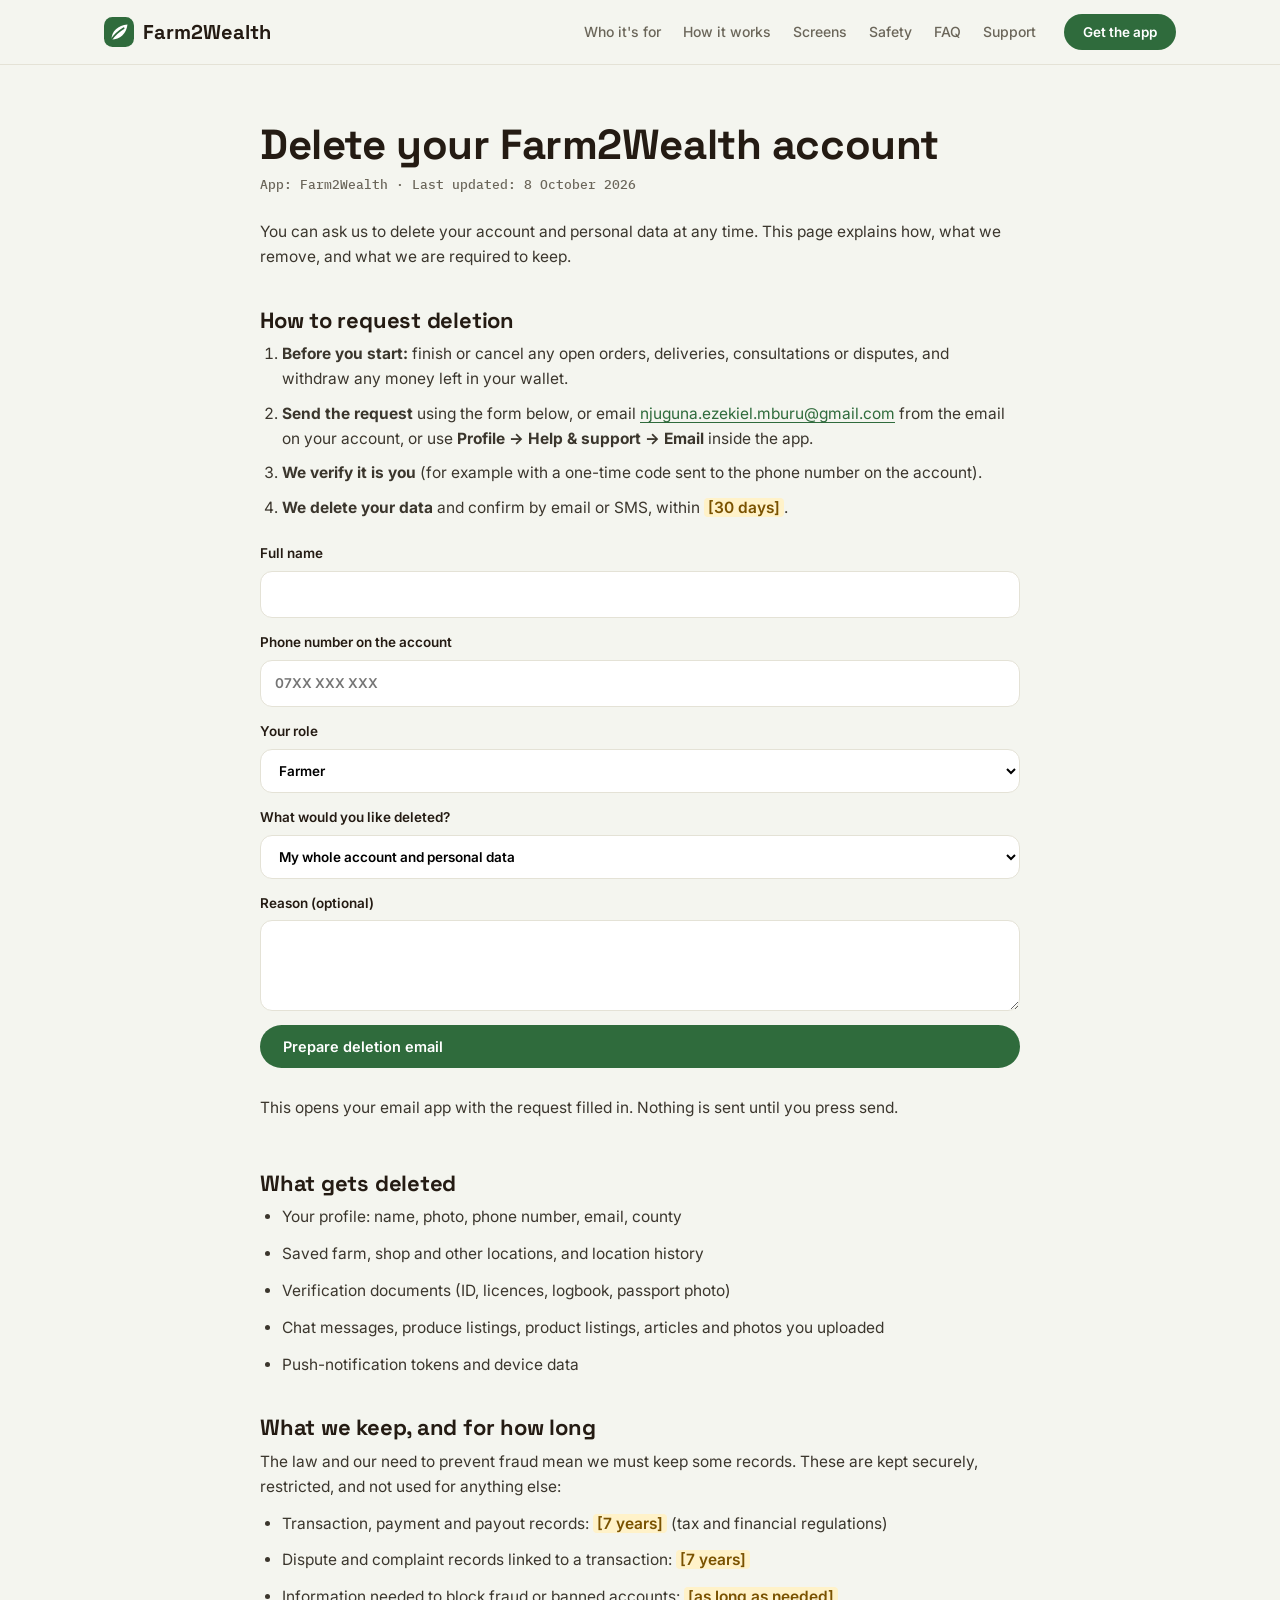
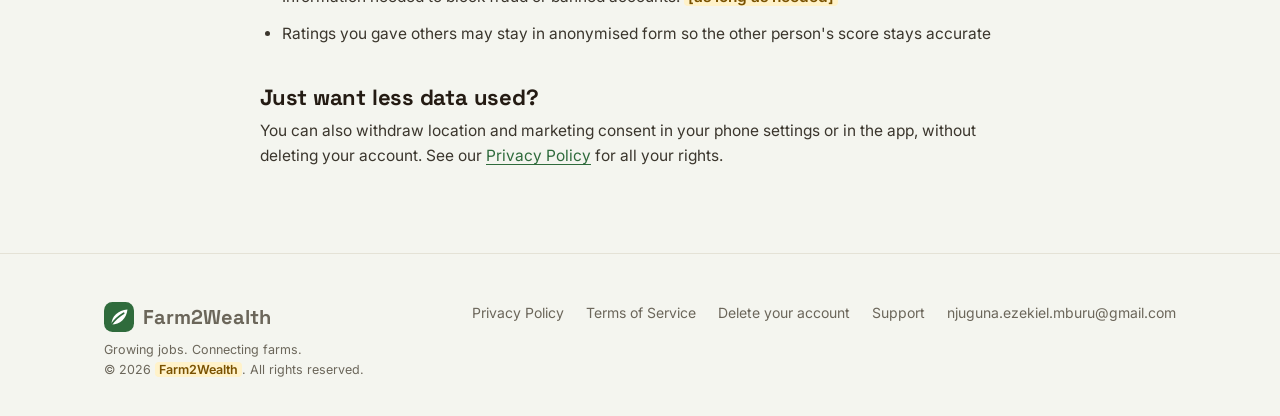
<file: delete-account.html>
<!DOCTYPE html>
<html lang="en">
<head>
<meta charset="utf-8">
<meta name="viewport" content="width=device-width,initial-scale=1">
<title>Delete your account | Farm2Wealth</title>
<meta name="description" content="How to request deletion of your Farm2Wealth account and personal data, what we delete and what we must keep.">
<meta name="theme-color" content="#2F6B3C">
<link rel="canonical" href="https://REPLACE_WITH_YOUR_DOMAIN/delete-account.html">
<link rel="icon" href="assets/favicon.svg" type="image/svg+xml">
<meta property="og:type" content="website">
<meta property="og:title" content="Delete your account | Farm2Wealth">
<meta property="og:description" content="How to request deletion of your Farm2Wealth account and personal data, what we delete and what we must keep.">
<link rel="preconnect" href="https://fonts.googleapis.com">
<link rel="preconnect" href="https://fonts.gstatic.com" crossorigin>
<link rel="stylesheet" href="https://fonts.googleapis.com/css2?family=Space+Grotesk:wght@500;600;700&family=Inter:wght@400;500;600;700&family=IBM+Plex+Mono:wght@500;600&display=swap">
<link rel="stylesheet" href="assets/style.css">
</head>
<body>
<header class="k-head"><div class="k-wrap">
<a class="k-logo" href="index.html"><svg viewBox="0 0 32 32" aria-hidden="true"><rect width="32" height="32" rx="9" fill="#2F6B3C"/><path d="M8 24c9 0 16-6 17-16-10 1-17 7-17 16Z" fill="#fff"/><path d="M8 24c4-6 8-9 13-12" stroke="#2F6B3C" stroke-width="1.8" fill="none" stroke-linecap="round"/></svg>Farm2Wealth</a>
<nav class="k-nav" aria-label="Main">
<a href="index.html#roles">Who it's for</a><a href="index.html#how">How it works</a><a href="index.html#screens">Screens</a><a href="index.html#safety">Safety</a><a href="index.html#faq">FAQ</a><a href="support.html">Support</a>
</nav>
<a class="k-btn k-btn--green k-btn--sm" href="https://play.google.com/store/apps/details?id=REPLACE_WITH_PACKAGE_ID">Get the app</a>
</div></header>
<main class="k-wrap k-narrow k-doc">
<h1>Delete your Farm2Wealth account</h1>
<p class="k-updated">App: Farm2Wealth &middot; Last updated: 8 October 2026</p>
<p>You can ask us to delete your account and personal data at any time. This page explains how, what we remove, and what we are required to keep.</p>

<h2>How to request deletion</h2>
<ol style="padding-left:22px">
<li style="margin-bottom:10px"><b>Before you start:</b> finish or cancel any open orders, deliveries, consultations or disputes, and withdraw any money left in your wallet.</li>
<li style="margin-bottom:10px"><b>Send the request</b> using the form below, or email <a href="mailto:njuguna.ezekiel.mburu@gmail.com">njuguna.ezekiel.mburu@gmail.com</a> from the email on your account, or use <b>Profile &rarr; Help &amp; support &rarr; Email</b> inside the app.</li>
<li style="margin-bottom:10px"><b>We verify it is you</b> (for example with a one-time code sent to the phone number on the account).</li>
<li style="margin-bottom:10px"><b>We delete your data</b> and confirm by email or SMS, within <span class="k-todo">[30 days]</span>.</li>
</ol>

<form class="k-form" id="del" data-to="njuguna.ezekiel.mburu@gmail.com">
<label>Full name<input name="name" required autocomplete="name"></label>
<label>Phone number on the account<input name="phone" required inputmode="tel" placeholder="07XX XXX XXX" autocomplete="tel"></label>
<label>Your role<select name="role"><option>Farmer</option><option>Agrovet</option><option>Rider</option><option>Professional</option><option>More than one</option></select></label>
<label>What would you like deleted?<select name="scope"><option>My whole account and personal data</option><option>Only some data (explain below)</option></select></label>
<label>Reason (optional)<textarea name="reason" rows="3"></textarea></label>
<button class="k-btn k-btn--green" type="submit">Prepare deletion email</button>
<p class="k-note">This opens your email app with the request filled in. Nothing is sent until you press send.</p>
</form>

<h2>What gets deleted</h2>
<ul><li>Your profile: name, photo, phone number, email, county</li>
<li>Saved farm, shop and other locations, and location history</li>
<li>Verification documents (ID, licences, logbook, passport photo)</li>
<li>Chat messages, produce listings, product listings, articles and photos you uploaded</li>
<li>Push-notification tokens and device data</li></ul>

<h2>What we keep, and for how long</h2>
<p>The law and our need to prevent fraud mean we must keep some records. These are kept securely, restricted, and not used for anything else:</p>
<ul><li>Transaction, payment and payout records: <span class="k-todo">[7 years]</span> (tax and financial regulations)</li>
<li>Dispute and complaint records linked to a transaction: <span class="k-todo">[7 years]</span></li>
<li>Information needed to block fraud or banned accounts: <span class="k-todo">[as long as needed]</span></li>
<li>Ratings you gave others may stay in anonymised form so the other person's score stays accurate</li></ul>

<h2>Just want less data used?</h2>
<p>You can also withdraw location and marketing consent in your phone settings or in the app, without deleting your account. See our <a href="privacy.html#rights">Privacy Policy</a> for all your rights.</p>
</main>
<script>
document.getElementById('del').addEventListener('submit',function(e){
  e.preventDefault();
  var f=e.target, v=function(n){return (f.elements[n].value||'').trim()};
  var body='Account deletion request%0D%0A%0D%0AFull name: '+encodeURIComponent(v('name'))+
   '%0D%0APhone number on the account: '+encodeURIComponent(v('phone'))+
   '%0D%0ARole: '+encodeURIComponent(v('role'))+
   '%0D%0AWhat to delete: '+encodeURIComponent(v('scope'))+
   '%0D%0AReason (optional): '+encodeURIComponent(v('reason'))+
   '%0D%0A%0D%0AI confirm I am the owner of this account.';
  window.location.href='mailto:'+f.dataset.to+'?subject='+encodeURIComponent('Delete my Farm2Wealth account')+'&body='+body;
});
</script><footer class="k-foot"><div class="k-wrap">
<div><a class="k-logo" href="index.html"><svg viewBox="0 0 32 32" aria-hidden="true"><rect width="32" height="32" rx="9" fill="#2F6B3C"/><path d="M8 24c9 0 16-6 17-16-10 1-17 7-17 16Z" fill="#fff"/><path d="M8 24c4-6 8-9 13-12" stroke="#2F6B3C" stroke-width="1.8" fill="none" stroke-linecap="round"/></svg>Farm2Wealth</a><small>Growing jobs. Connecting farms.<br>&copy; 2026 <span class="k-todo">Farm2Wealth</span>. All rights reserved.</small></div>
<nav aria-label="Footer"><a href="privacy.html">Privacy Policy</a><a href="terms.html">Terms of Service</a><a href="delete-account.html">Delete your account</a><a href="support.html">Support</a><a href="mailto:njuguna.ezekiel.mburu@gmail.com">njuguna.ezekiel.mburu@gmail.com</a></nav>
</div></footer>
</body></html>
</file>
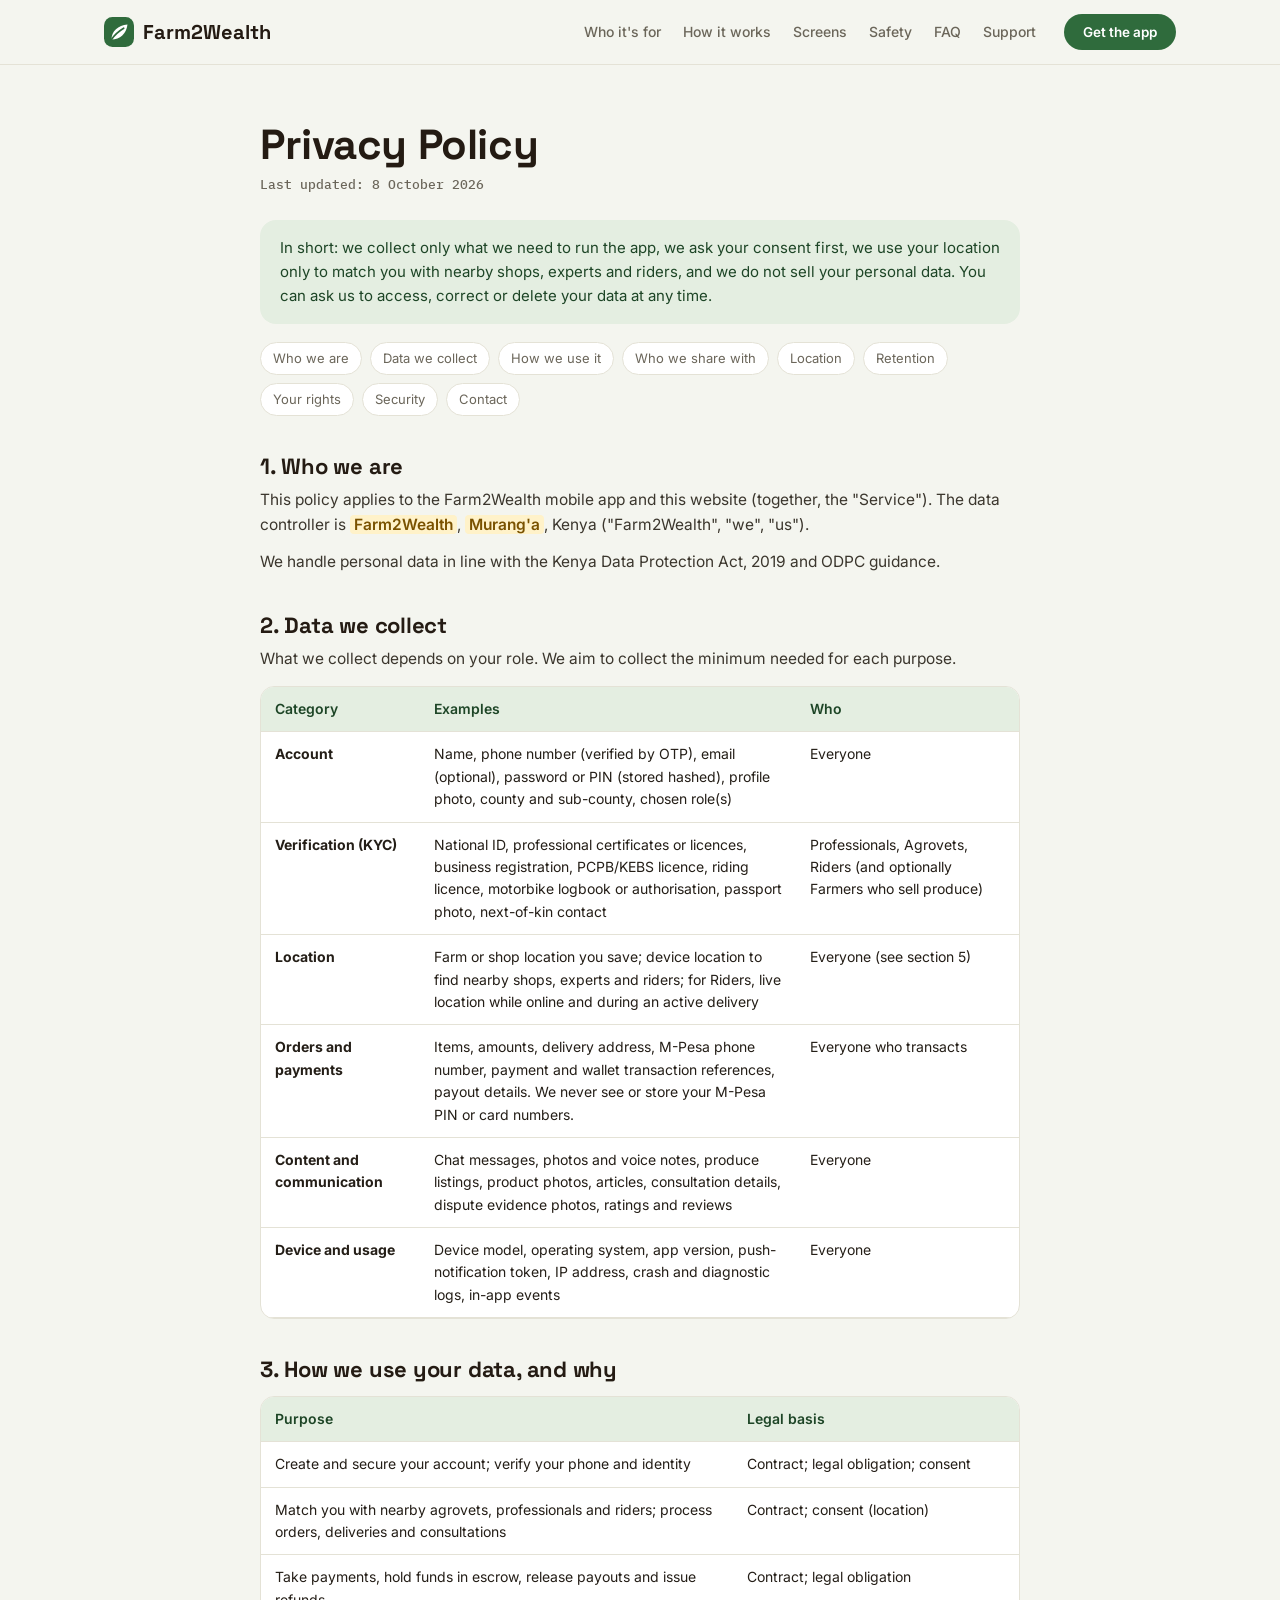
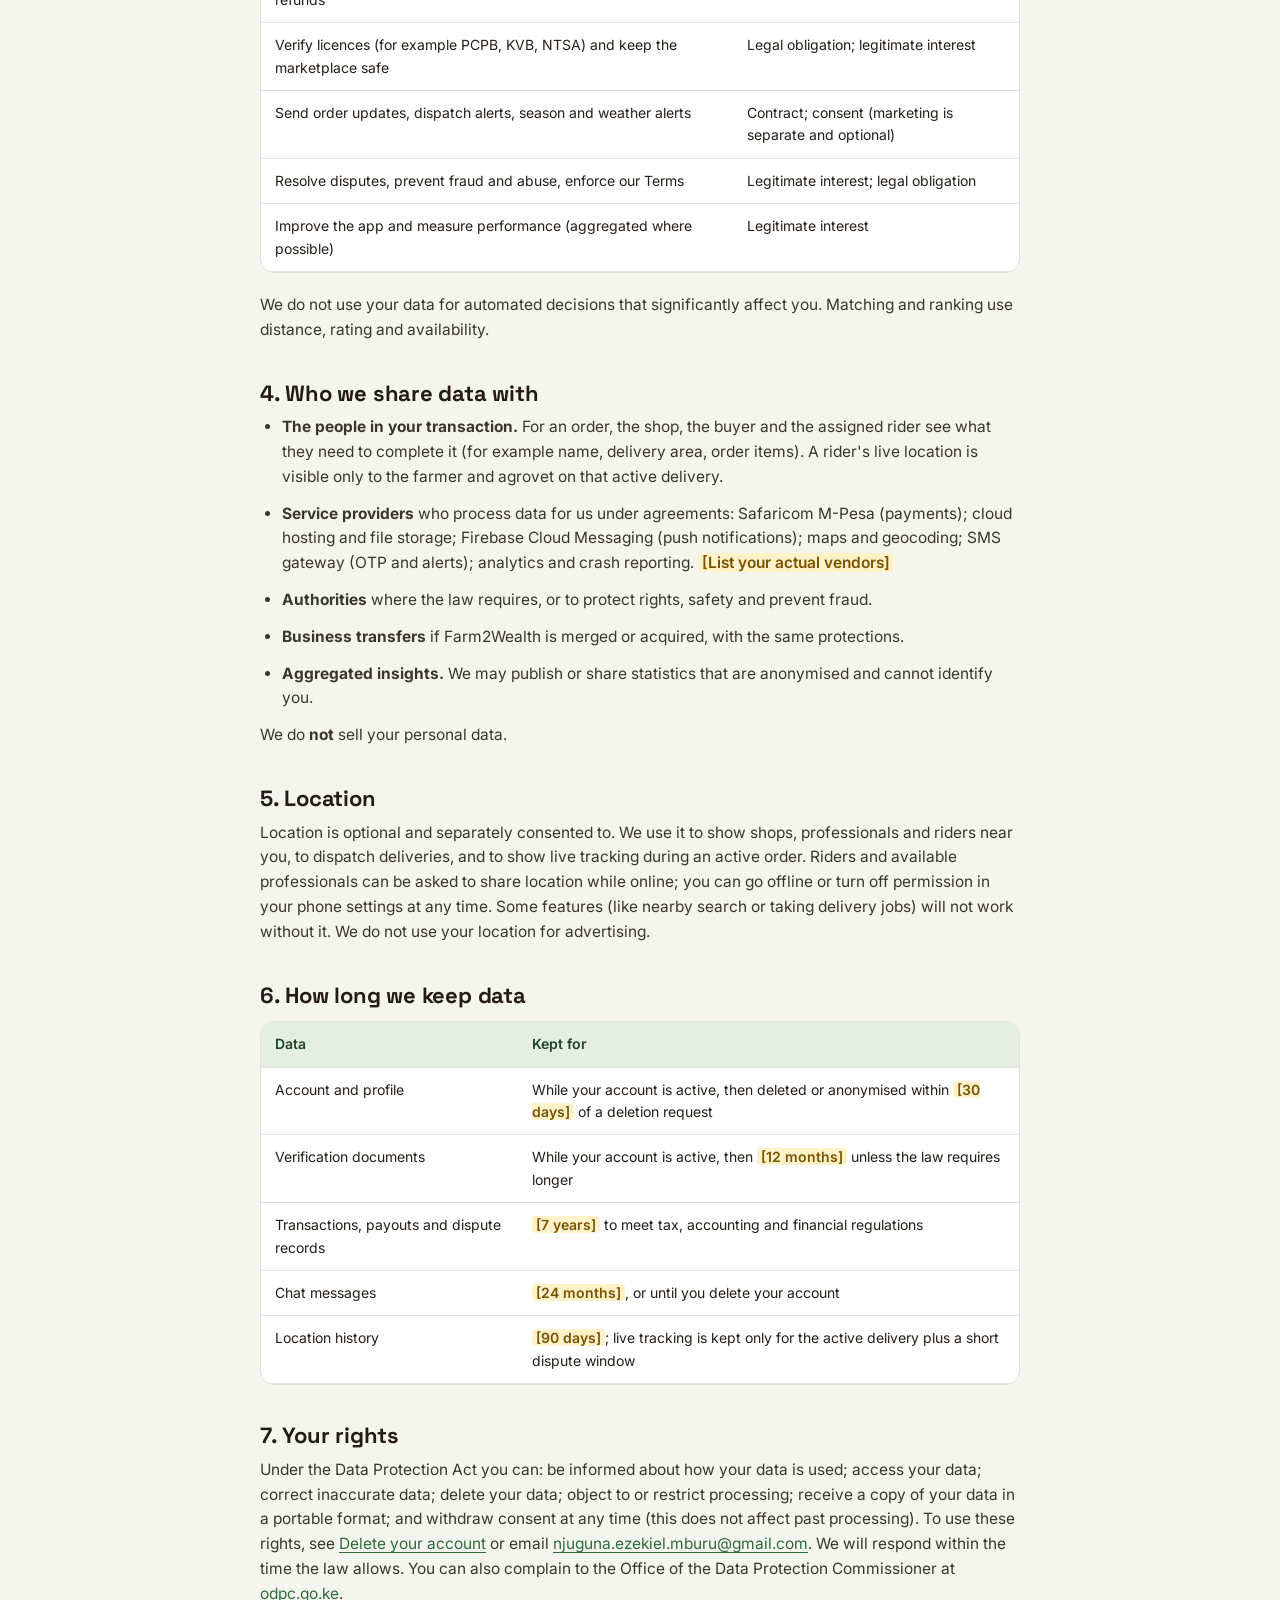
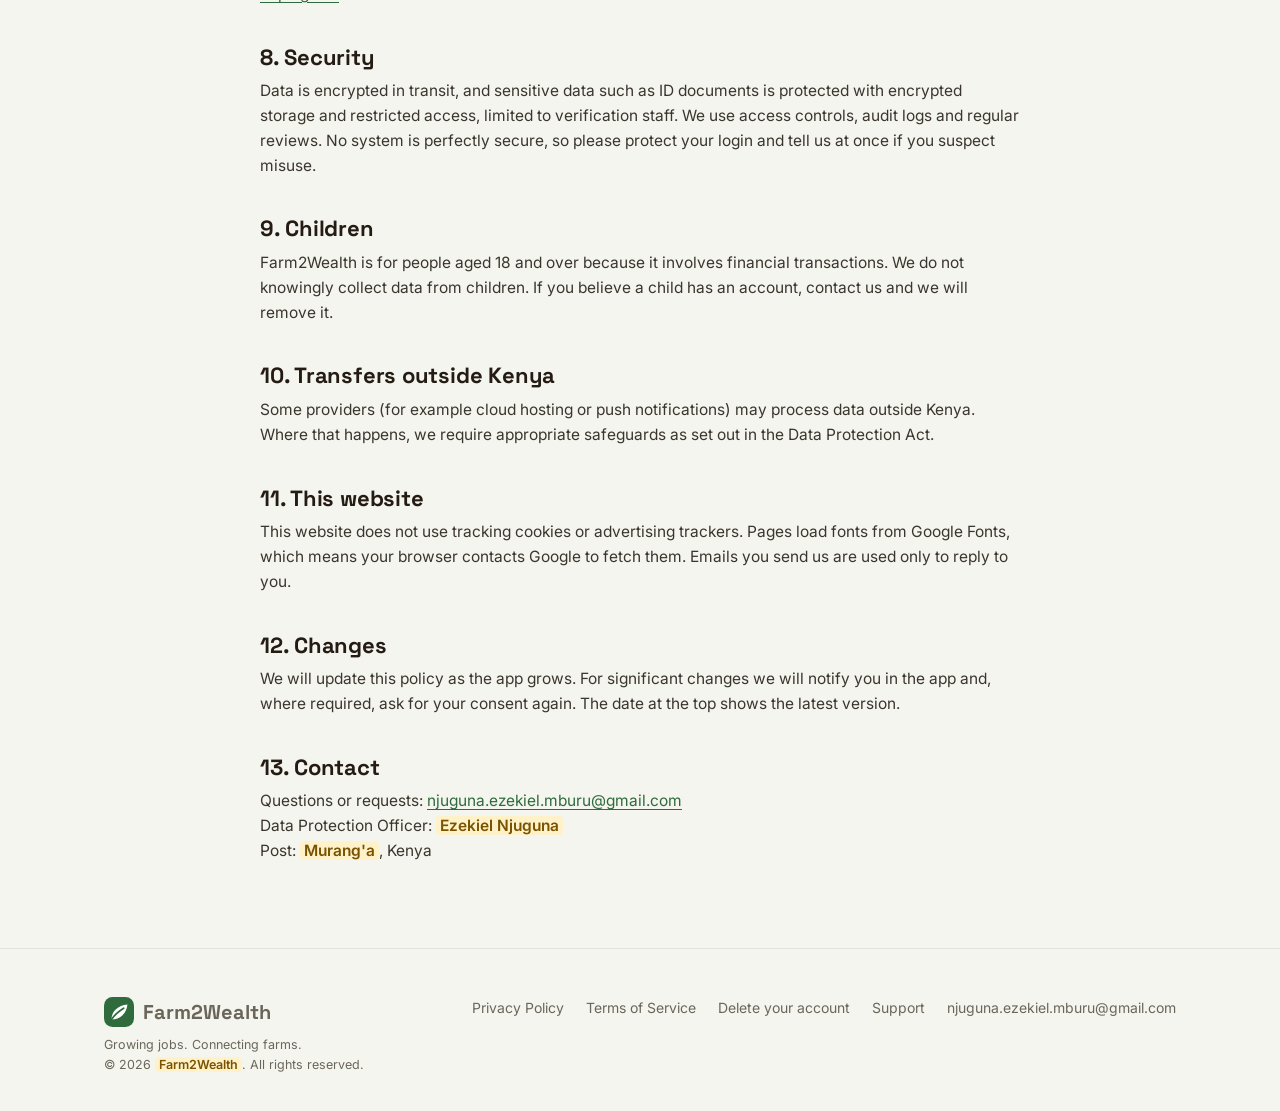
<file: privacy.html>
<!DOCTYPE html>
<html lang="en">
<head>
<meta charset="utf-8">
<meta name="viewport" content="width=device-width,initial-scale=1">
<title>Privacy Policy | Farm2Wealth</title>
<meta name="description" content="How Farm2Wealth collects, uses, shares and protects your personal data, and the choices you have under the Kenya Data Protection Act, 2019.">
<meta name="theme-color" content="#2F6B3C">
<link rel="canonical" href="https://REPLACE_WITH_YOUR_DOMAIN/privacy.html">
<link rel="icon" href="assets/favicon.svg" type="image/svg+xml">
<meta property="og:type" content="website">
<meta property="og:title" content="Privacy Policy | Farm2Wealth">
<meta property="og:description" content="How Farm2Wealth collects, uses, shares and protects your personal data, and the choices you have under the Kenya Data Protection Act, 2019.">
<link rel="preconnect" href="https://fonts.googleapis.com">
<link rel="preconnect" href="https://fonts.gstatic.com" crossorigin>
<link rel="stylesheet" href="https://fonts.googleapis.com/css2?family=Space+Grotesk:wght@500;600;700&family=Inter:wght@400;500;600;700&family=IBM+Plex+Mono:wght@500;600&display=swap">
<link rel="stylesheet" href="assets/style.css">
</head>
<body>
<header class="k-head"><div class="k-wrap">
<a class="k-logo" href="index.html"><svg viewBox="0 0 32 32" aria-hidden="true"><rect width="32" height="32" rx="9" fill="#2F6B3C"/><path d="M8 24c9 0 16-6 17-16-10 1-17 7-17 16Z" fill="#fff"/><path d="M8 24c4-6 8-9 13-12" stroke="#2F6B3C" stroke-width="1.8" fill="none" stroke-linecap="round"/></svg>Farm2Wealth</a>
<nav class="k-nav" aria-label="Main">
<a href="index.html#roles">Who it's for</a><a href="index.html#how">How it works</a><a href="index.html#screens">Screens</a><a href="index.html#safety">Safety</a><a href="index.html#faq">FAQ</a><a href="support.html">Support</a>
</nav>
<a class="k-btn k-btn--green k-btn--sm" href="https://play.google.com/store/apps/details?id=REPLACE_WITH_PACKAGE_ID">Get the app</a>
</div></header>
<main class="k-wrap k-narrow k-doc">
<h1>Privacy Policy</h1>
<p class="k-updated">Last updated: 8 October 2026</p>
<div class="box">In short: we collect only what we need to run the app, we ask your consent first, we use your location only to match you with nearby shops, experts and riders, and we do not sell your personal data. You can ask us to access, correct or delete your data at any time.</div>
<nav class="k-toc" aria-label="Contents"><a href="#who">Who we are</a><a href="#collect">Data we collect</a><a href="#use">How we use it</a><a href="#share">Who we share with</a><a href="#location">Location</a><a href="#retention">Retention</a><a href="#rights">Your rights</a><a href="#security">Security</a><a href="#contact">Contact</a></nav>

<h2 id="who">1. Who we are</h2>
<p>This policy applies to the Farm2Wealth mobile app and this website (together, the "Service"). The data controller is <span class="k-todo">Farm2Wealth</span>, <span class="k-todo">Murang'a</span>, Kenya ("Farm2Wealth", "we", "us"). 
    
<p>We handle personal data in line with the Kenya Data Protection Act, 2019 and ODPC guidance.</p>

<h2 id="collect">2. Data we collect</h2>
<p>What we collect depends on your role. We aim to collect the minimum needed for each purpose.</p>
<table class="k-table"><thead><tr><th>Category</th><th>Examples</th><th>Who</th></tr></thead><tbody>
<tr><td><b>Account</b></td><td>Name, phone number (verified by OTP), email (optional), password or PIN (stored hashed), profile photo, county and sub-county, chosen role(s)</td><td>Everyone</td></tr>
<tr><td><b>Verification (KYC)</b></td><td>National ID, professional certificates or licences, business registration, PCPB/KEBS licence, riding licence, motorbike logbook or authorisation, passport photo, next-of-kin contact</td><td>Professionals, Agrovets, Riders (and optionally Farmers who sell produce)</td></tr>
<tr><td><b>Location</b></td><td>Farm or shop location you save; device location to find nearby shops, experts and riders; for Riders, live location while online and during an active delivery</td><td>Everyone (see section 5)</td></tr>
<tr><td><b>Orders and payments</b></td><td>Items, amounts, delivery address, M-Pesa phone number, payment and wallet transaction references, payout details. We never see or store your M-Pesa PIN or card numbers.</td><td>Everyone who transacts</td></tr>
<tr><td><b>Content and communication</b></td><td>Chat messages, photos and voice notes, produce listings, product photos, articles, consultation details, dispute evidence photos, ratings and reviews</td><td>Everyone</td></tr>
<tr><td><b>Device and usage</b></td><td>Device model, operating system, app version, push-notification token, IP address, crash and diagnostic logs, in-app events</td><td>Everyone</td></tr>
</tbody></table>

<h2 id="use">3. How we use your data, and why</h2>
<table class="k-table"><thead><tr><th>Purpose</th><th>Legal basis</th></tr></thead><tbody>
<tr><td>Create and secure your account; verify your phone and identity</td><td>Contract; legal obligation; consent</td></tr>
<tr><td>Match you with nearby agrovets, professionals and riders; process orders, deliveries and consultations</td><td>Contract; consent (location)</td></tr>
<tr><td>Take payments, hold funds in escrow, release payouts and issue refunds</td><td>Contract; legal obligation</td></tr>
<tr><td>Verify licences (for example PCPB, KVB, NTSA) and keep the marketplace safe</td><td>Legal obligation; legitimate interest</td></tr>
<tr><td>Send order updates, dispatch alerts, season and weather alerts</td><td>Contract; consent (marketing is separate and optional)</td></tr>
<tr><td>Resolve disputes, prevent fraud and abuse, enforce our Terms</td><td>Legitimate interest; legal obligation</td></tr>
<tr><td>Improve the app and measure performance (aggregated where possible)</td><td>Legitimate interest</td></tr>
</tbody></table>
<p>We do not use your data for automated decisions that significantly affect you. Matching and ranking use distance, rating and availability.</p>

<h2 id="share">4. Who we share data with</h2>
<ul>
<li><b>The people in your transaction.</b> For an order, the shop, the buyer and the assigned rider see what they need to complete it (for example name, delivery area, order items). A rider's live location is visible only to the farmer and agrovet on that active delivery.</li>
<li><b>Service providers</b> who process data for us under agreements: Safaricom M-Pesa (payments); cloud hosting and file storage; Firebase Cloud Messaging (push notifications); maps and geocoding; SMS gateway (OTP and alerts); analytics and crash reporting. <span class="k-todo">[List your actual vendors]</span></li>
<li><b>Authorities</b> where the law requires, or to protect rights, safety and prevent fraud.</li>
<li><b>Business transfers</b> if Farm2Wealth is merged or acquired, with the same protections.</li>
<li><b>Aggregated insights.</b> We may publish or share statistics that are anonymised and cannot identify you.</li>
</ul>
<p>We do <b>not</b> sell your personal data.</p>

<h2 id="location">5. Location</h2>
<p>Location is optional and separately consented to. We use it to show shops, professionals and riders near you, to dispatch deliveries, and to show live tracking during an active order. Riders and available professionals can be asked to share location while online; you can go offline or turn off permission in your phone settings at any time. Some features (like nearby search or taking delivery jobs) will not work without it. We do not use your location for advertising.</p>

<h2 id="retention">6. How long we keep data</h2>
<table class="k-table"><thead><tr><th>Data</th><th>Kept for</th></tr></thead><tbody>
<tr><td>Account and profile</td><td>While your account is active, then deleted or anonymised within <span class="k-todo">[30 days]</span> of a deletion request</td></tr>
<tr><td>Verification documents</td><td>While your account is active, then <span class="k-todo">[12 months]</span> unless the law requires longer</td></tr>
<tr><td>Transactions, payouts and dispute records</td><td><span class="k-todo">[7 years]</span> to meet tax, accounting and financial regulations</td></tr>
<tr><td>Chat messages</td><td><span class="k-todo">[24 months]</span>, or until you delete your account</td></tr>
<tr><td>Location history</td><td><span class="k-todo">[90 days]</span>; live tracking is kept only for the active delivery plus a short dispute window</td></tr>
</tbody></table>

<h2 id="rights">7. Your rights</h2>
<p>Under the Data Protection Act you can: be informed about how your data is used; access your data; correct inaccurate data; delete your data; object to or restrict processing; receive a copy of your data in a portable format; and withdraw consent at any time (this does not affect past processing). To use these rights, see <a href="delete-account.html">Delete your account</a> or email <a href="mailto:njuguna.ezekiel.mburu@gmail.com">njuguna.ezekiel.mburu@gmail.com</a>. We will respond within the time the law allows. You can also complain to the Office of the Data Protection Commissioner at <a href="https://www.odpc.go.ke">odpc.go.ke</a>.</p>

<h2 id="security">8. Security</h2>
<p>Data is encrypted in transit, and sensitive data such as ID documents is protected with encrypted storage and restricted access, limited to verification staff. We use access controls, audit logs and regular reviews. No system is perfectly secure, so please protect your login and tell us at once if you suspect misuse.</p>

<h2>9. Children</h2>
<p>Farm2Wealth is for people aged 18 and over because it involves financial transactions. We do not knowingly collect data from children. If you believe a child has an account, contact us and we will remove it.</p>

<h2>10. Transfers outside Kenya</h2>
<p>Some providers (for example cloud hosting or push notifications) may process data outside Kenya. Where that happens, we require appropriate safeguards as set out in the Data Protection Act.</p>

<h2>11. This website</h2>
<p>This website does not use tracking cookies or advertising trackers. Pages load fonts from Google Fonts, which means your browser contacts Google to fetch them. Emails you send us are used only to reply to you.</p>

<h2>12. Changes</h2>
<p>We will update this policy as the app grows. For significant changes we will notify you in the app and, where required, ask for your consent again. The date at the top shows the latest version.</p>

<h2 id="contact">13. Contact</h2>
<p>Questions or requests: <a href="mailto:njuguna.ezekiel.mburu@gmail.com">njuguna.ezekiel.mburu@gmail.com</a><br>Data Protection Officer: <span class="k-todo">Ezekiel Njuguna </span><br>Post: <span class="k-todo">Murang'a</span>, Kenya</p>
</main>
<footer class="k-foot"><div class="k-wrap">
<div><a class="k-logo" href="index.html"><svg viewBox="0 0 32 32" aria-hidden="true"><rect width="32" height="32" rx="9" fill="#2F6B3C"/><path d="M8 24c9 0 16-6 17-16-10 1-17 7-17 16Z" fill="#fff"/><path d="M8 24c4-6 8-9 13-12" stroke="#2F6B3C" stroke-width="1.8" fill="none" stroke-linecap="round"/></svg>Farm2Wealth</a><small>Growing jobs. Connecting farms.<br>&copy; 2026 <span class="k-todo">Farm2Wealth</span>. All rights reserved.</small></div>
<nav aria-label="Footer"><a href="privacy.html">Privacy Policy</a><a href="terms.html">Terms of Service</a><a href="delete-account.html">Delete your account</a><a href="support.html">Support</a><a href="mailto:njuguna.ezekiel.mburu@gmail.com">njuguna.ezekiel.mburu@gmail.com</a></nav>
</div></footer>
</body></html>
</file>
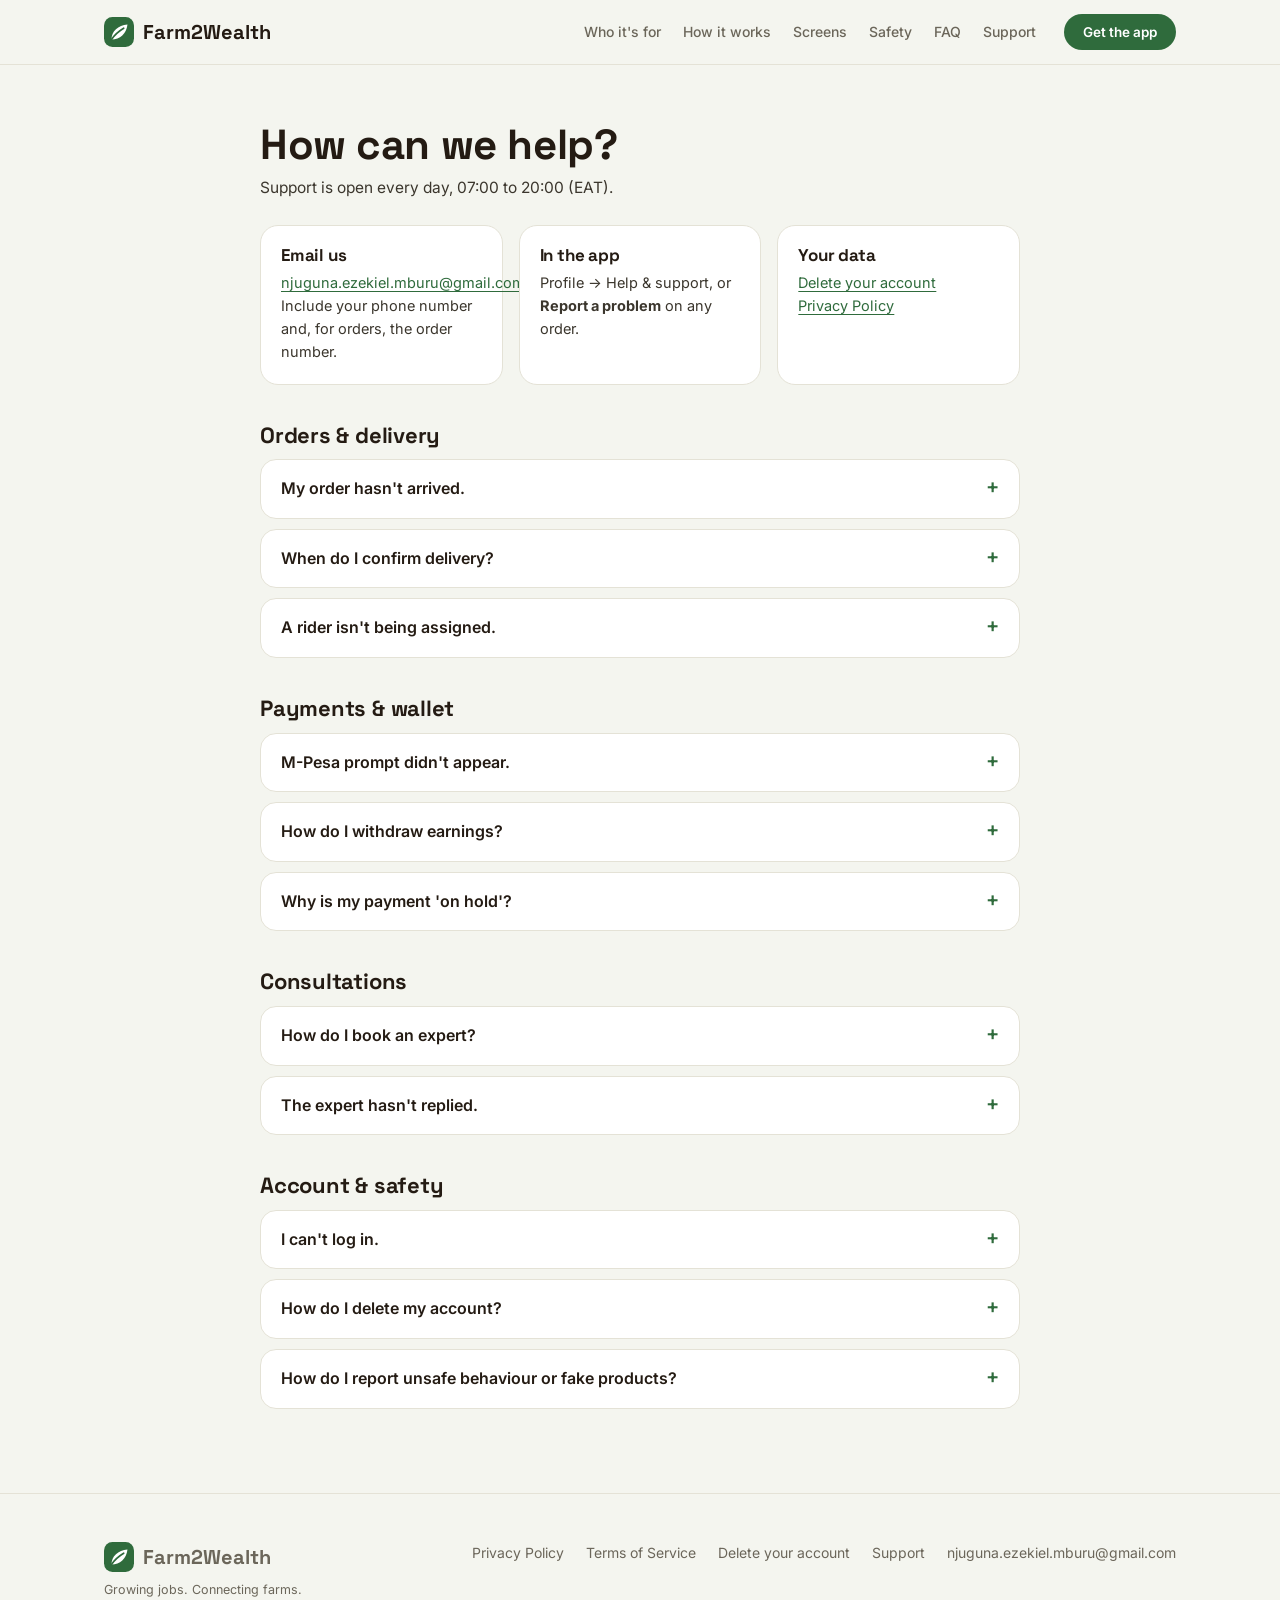
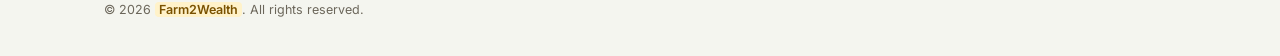
<file: support.html>
<!DOCTYPE html>
<html lang="en">
<head>
<meta charset="utf-8">
<meta name="viewport" content="width=device-width,initial-scale=1">
<title>Support | Farm2Wealth</title>
<meta name="description" content="Get help with Farm2Wealth: orders, payments, consultations, account and safety.">
<meta name="theme-color" content="#2F6B3C">
<link rel="canonical" href="https://REPLACE_WITH_YOUR_DOMAIN/support.html">
<link rel="icon" href="assets/favicon.svg" type="image/svg+xml">
<meta property="og:type" content="website">
<meta property="og:title" content="Support | Farm2Wealth">
<meta property="og:description" content="Get help with Farm2Wealth: orders, payments, consultations, account and safety.">
<link rel="preconnect" href="https://fonts.googleapis.com">
<link rel="preconnect" href="https://fonts.gstatic.com" crossorigin>
<link rel="stylesheet" href="https://fonts.googleapis.com/css2?family=Space+Grotesk:wght@500;600;700&family=Inter:wght@400;500;600;700&family=IBM+Plex+Mono:wght@500;600&display=swap">
<link rel="stylesheet" href="assets/style.css">
</head>
<body>
<header class="k-head"><div class="k-wrap">
<a class="k-logo" href="index.html"><svg viewBox="0 0 32 32" aria-hidden="true"><rect width="32" height="32" rx="9" fill="#2F6B3C"/><path d="M8 24c9 0 16-6 17-16-10 1-17 7-17 16Z" fill="#fff"/><path d="M8 24c4-6 8-9 13-12" stroke="#2F6B3C" stroke-width="1.8" fill="none" stroke-linecap="round"/></svg>Farm2Wealth</a>
<nav class="k-nav" aria-label="Main">
<a href="index.html#roles">Who it's for</a><a href="index.html#how">How it works</a><a href="index.html#screens">Screens</a><a href="index.html#safety">Safety</a><a href="index.html#faq">FAQ</a><a href="support.html">Support</a>
</nav>
<a class="k-btn k-btn--green k-btn--sm" href="https://play.google.com/store/apps/details?id=REPLACE_WITH_PACKAGE_ID">Get the app</a>
</div></header>
<main class="k-wrap k-narrow k-doc">
<h1>How can we help?</h1>
<p class="k-lead" style="margin-bottom:8px">Support is open every day, 07:00 to 20:00 (EAT).</p>
<div class="k-cards">
<div class="k-card"><h3>Email us</h3><p><a href="mailto:njuguna.ezekiel.mburu@gmail.com">njuguna.ezekiel.mburu@gmail.com</a><br>Include your phone number and, for orders, the order number.</p></div>
<div class="k-card"><h3>In the app</h3><p>Profile &rarr; Help &amp; support, or <b>Report a problem</b> on any order.</p></div>
<div class="k-card"><h3>Your data</h3><p><a href="delete-account.html">Delete your account</a><br><a href="privacy.html">Privacy Policy</a></p></div>
</div>
<h2>Orders & delivery</h2><div class="k-faq" style="margin-top:12px"><details><summary>My order hasn't arrived.</summary><p>Open the order in the app to see live status and your rider on the map. You can chat with the shop or rider from the order. If it is late or missing, tap <b>Report a problem</b>.</p></details><details><summary>When do I confirm delivery?</summary><p>After the rider reports delivery and you have actually received everything. Confirming releases payment to the shop and rider.</p></details><details><summary>A rider isn't being assigned.</summary><p>We keep searching nearby and widen the radius. You will get an update if none is available and can choose pickup instead.</p></details></div><h2>Payments & wallet</h2><div class="k-faq" style="margin-top:12px"><details><summary>M-Pesa prompt didn't appear.</summary><p>Check you entered the right Safaricom number, you have network, and try again. If money left your account but the order shows unpaid, contact us with the M-Pesa message.</p></details><details><summary>How do I withdraw earnings?</summary><p>Open Wallet, tap Withdraw and choose M-Pesa. Funds that are still in escrow become available after the order or session is confirmed.</p></details><details><summary>Why is my payment 'on hold'?</summary><p>Payments are held until the order or consultation is confirmed complete, or while a dispute is reviewed.</p></details></div><h2>Consultations</h2><div class="k-faq" style="margin-top:12px"><details><summary>How do I book an expert?</summary><p>Open Find an expert, choose a professional and a type (chat, call or farm visit), describe the problem and send the request. You pay after the expert accepts.</p></details><details><summary>The expert hasn't replied.</summary><p>Requests expire if not accepted. You are not charged until you pay after acceptance. You can pick another expert.</p></details></div><h2>Account & safety</h2><div class="k-faq" style="margin-top:12px"><details><summary>I can't log in.</summary><p>Use Forgot password with your verified phone number. If you changed numbers, email us.</p></details><details><summary>How do I delete my account?</summary><p>Follow the steps on <a href="delete-account.html">Delete your account</a>.</p></details><details><summary>How do I report unsafe behaviour or fake products?</summary><p>Use <b>Report a problem</b> on the order, or email us with details and photos. Serious safety issues are prioritised.</p></details></div></main><footer class="k-foot"><div class="k-wrap">
<div><a class="k-logo" href="index.html"><svg viewBox="0 0 32 32" aria-hidden="true"><rect width="32" height="32" rx="9" fill="#2F6B3C"/><path d="M8 24c9 0 16-6 17-16-10 1-17 7-17 16Z" fill="#fff"/><path d="M8 24c4-6 8-9 13-12" stroke="#2F6B3C" stroke-width="1.8" fill="none" stroke-linecap="round"/></svg>Farm2Wealth</a><small>Growing jobs. Connecting farms.<br>&copy; 2026 <span class="k-todo">Farm2Wealth</span>. All rights reserved.</small></div>
<nav aria-label="Footer"><a href="privacy.html">Privacy Policy</a><a href="terms.html">Terms of Service</a><a href="delete-account.html">Delete your account</a><a href="support.html">Support</a><a href="mailto:njuguna.ezekiel.mburu@gmail.com">njuguna.ezekiel.mburu@gmail.com</a></nav>
</div></footer>
</body></html>
</file>
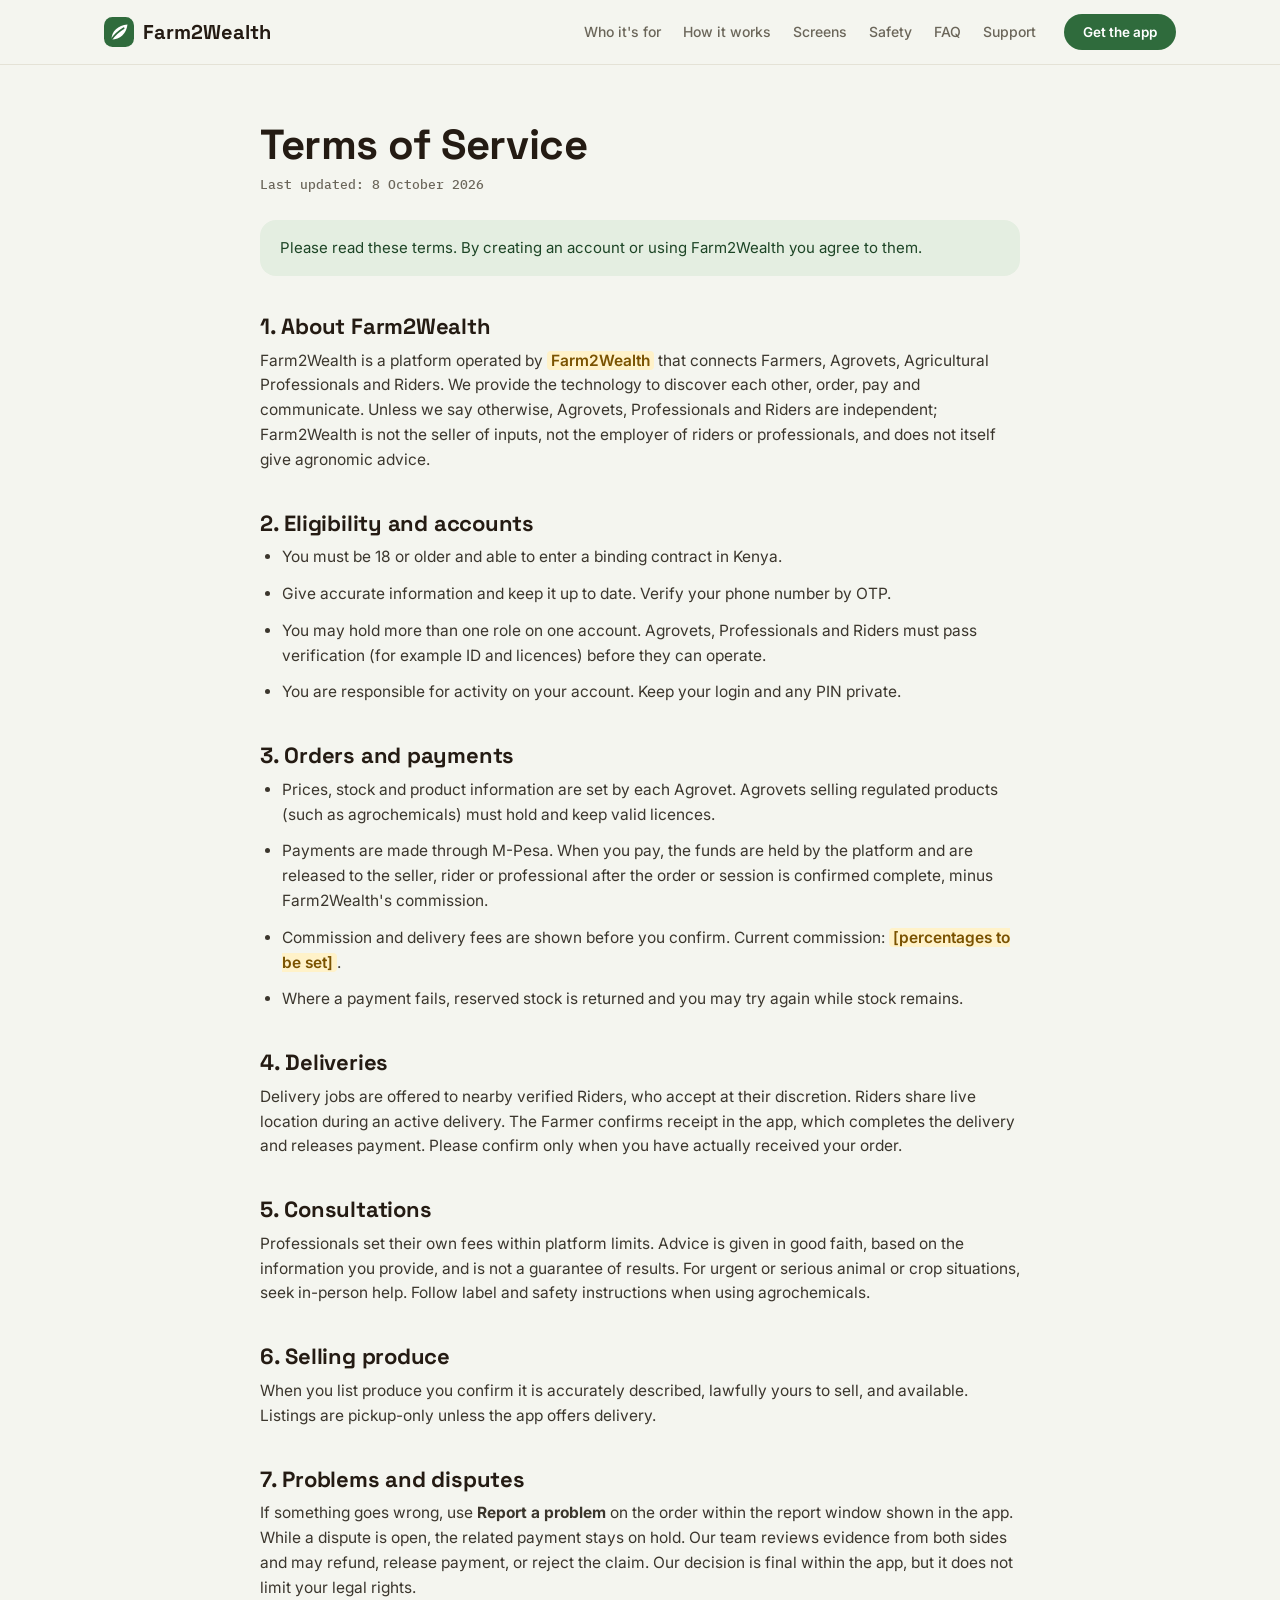
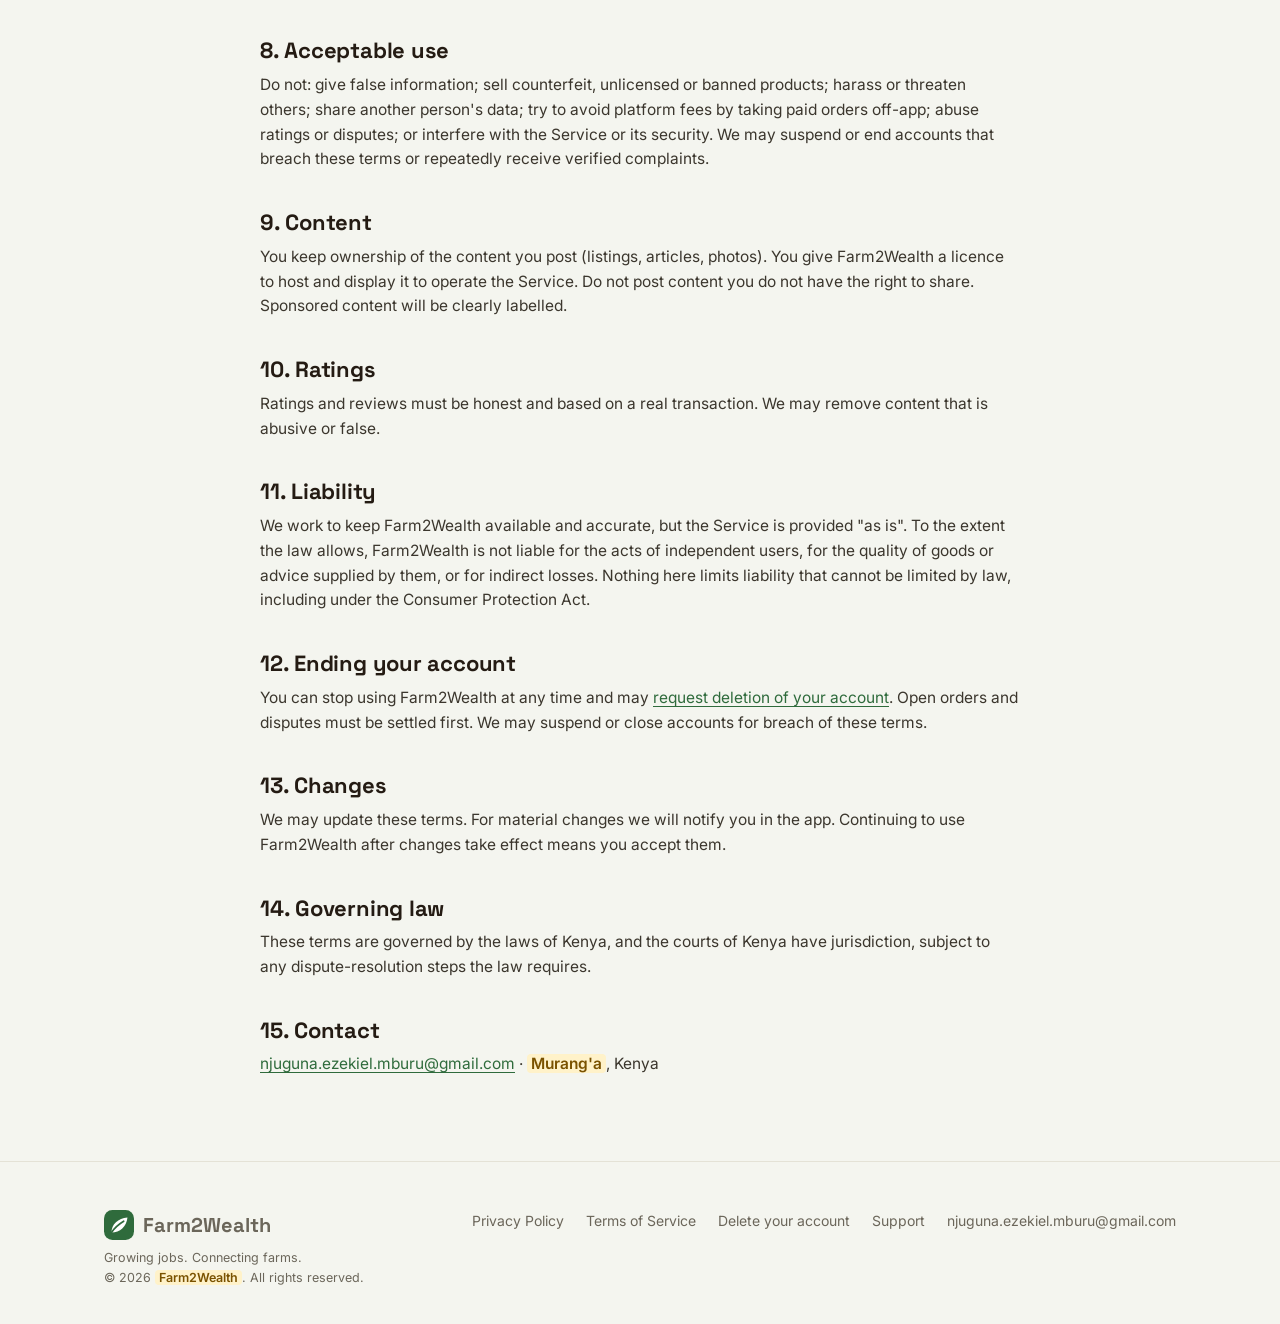
<file: terms.html>
<!DOCTYPE html>
<html lang="en">
<head>
<meta charset="utf-8">
<meta name="viewport" content="width=device-width,initial-scale=1">
<title>Terms of Service | Farm2Wealth</title>
<meta name="description" content="The terms that apply when you use the Farm2Wealth app: accounts, orders, payments, deliveries, consultations and disputes.">
<meta name="theme-color" content="#2F6B3C">
<link rel="canonical" href="https://REPLACE_WITH_YOUR_DOMAIN/terms.html">
<link rel="icon" href="assets/favicon.svg" type="image/svg+xml">
<meta property="og:type" content="website">
<meta property="og:title" content="Terms of Service | Farm2Wealth">
<meta property="og:description" content="The terms that apply when you use the Farm2Wealth app: accounts, orders, payments, deliveries, consultations and disputes.">
<link rel="preconnect" href="https://fonts.googleapis.com">
<link rel="preconnect" href="https://fonts.gstatic.com" crossorigin>
<link rel="stylesheet" href="https://fonts.googleapis.com/css2?family=Space+Grotesk:wght@500;600;700&family=Inter:wght@400;500;600;700&family=IBM+Plex+Mono:wght@500;600&display=swap">
<link rel="stylesheet" href="assets/style.css">
</head>
<body>
<header class="k-head"><div class="k-wrap">
<a class="k-logo" href="index.html"><svg viewBox="0 0 32 32" aria-hidden="true"><rect width="32" height="32" rx="9" fill="#2F6B3C"/><path d="M8 24c9 0 16-6 17-16-10 1-17 7-17 16Z" fill="#fff"/><path d="M8 24c4-6 8-9 13-12" stroke="#2F6B3C" stroke-width="1.8" fill="none" stroke-linecap="round"/></svg>Farm2Wealth</a>
<nav class="k-nav" aria-label="Main">
<a href="index.html#roles">Who it's for</a><a href="index.html#how">How it works</a><a href="index.html#screens">Screens</a><a href="index.html#safety">Safety</a><a href="index.html#faq">FAQ</a><a href="support.html">Support</a>
</nav>
<a class="k-btn k-btn--green k-btn--sm" href="https://play.google.com/store/apps/details?id=REPLACE_WITH_PACKAGE_ID">Get the app</a>
</div></header>
<main class="k-wrap k-narrow k-doc">
<h1>Terms of Service</h1>
<p class="k-updated">Last updated: 8 October 2026</p>
<div class="box">Please read these terms. By creating an account or using Farm2Wealth you agree to them.</div>

<h2>1. About Farm2Wealth</h2>
<p>Farm2Wealth is a platform operated by <span class="k-todo">Farm2Wealth</span> that connects Farmers, Agrovets, Agricultural Professionals and Riders. We provide the technology to discover each other, order, pay and communicate. Unless we say otherwise, Agrovets, Professionals and Riders are independent; Farm2Wealth is not the seller of inputs, not the employer of riders or professionals, and does not itself give agronomic advice.</p>

<h2>2. Eligibility and accounts</h2>
<ul><li>You must be 18 or older and able to enter a binding contract in Kenya.</li>
<li>Give accurate information and keep it up to date. Verify your phone number by OTP.</li>
<li>You may hold more than one role on one account. Agrovets, Professionals and Riders must pass verification (for example ID and licences) before they can operate.</li>
<li>You are responsible for activity on your account. Keep your login and any PIN private.</li></ul>

<h2>3. Orders and payments</h2>
<ul><li>Prices, stock and product information are set by each Agrovet. Agrovets selling regulated products (such as agrochemicals) must hold and keep valid licences.</li>
<li>Payments are made through M-Pesa. When you pay, the funds are held by the platform and are released to the seller, rider or professional after the order or session is confirmed complete, minus Farm2Wealth's commission.</li>
<li>Commission and delivery fees are shown before you confirm. Current commission: <span class="k-todo">[percentages to be set]</span>.</li>
<li>Where a payment fails, reserved stock is returned and you may try again while stock remains.</li></ul>

<h2>4. Deliveries</h2>
<p>Delivery jobs are offered to nearby verified Riders, who accept at their discretion. Riders share live location during an active delivery. The Farmer confirms receipt in the app, which completes the delivery and releases payment. Please confirm only when you have actually received your order.</p>

<h2>5. Consultations</h2>
<p>Professionals set their own fees within platform limits. Advice is given in good faith, based on the information you provide, and is not a guarantee of results. For urgent or serious animal or crop situations, seek in-person help. Follow label and safety instructions when using agrochemicals.</p>

<h2>6. Selling produce</h2>
<p>When you list produce you confirm it is accurately described, lawfully yours to sell, and available. Listings are pickup-only unless the app offers delivery.</p>

<h2>7. Problems and disputes</h2>
<p>If something goes wrong, use <b>Report a problem</b> on the order within the report window shown in the app. While a dispute is open, the related payment stays on hold. Our team reviews evidence from both sides and may refund, release payment, or reject the claim. Our decision is final within the app, but it does not limit your legal rights.</p>

<h2>8. Acceptable use</h2>
<p>Do not: give false information; sell counterfeit, unlicensed or banned products; harass or threaten others; share another person's data; try to avoid platform fees by taking paid orders off-app; abuse ratings or disputes; or interfere with the Service or its security. We may suspend or end accounts that breach these terms or repeatedly receive verified complaints.</p>

<h2>9. Content</h2>
<p>You keep ownership of the content you post (listings, articles, photos). You give Farm2Wealth a licence to host and display it to operate the Service. Do not post content you do not have the right to share. Sponsored content will be clearly labelled.</p>

<h2>10. Ratings</h2>
<p>Ratings and reviews must be honest and based on a real transaction. We may remove content that is abusive or false.</p>

<h2>11. Liability</h2>
<p>We work to keep Farm2Wealth available and accurate, but the Service is provided "as is". To the extent the law allows, Farm2Wealth is not liable for the acts of independent users, for the quality of goods or advice supplied by them, or for indirect losses. Nothing here limits liability that cannot be limited by law, including under the Consumer Protection Act.</p>

<h2>12. Ending your account</h2>
<p>You can stop using Farm2Wealth at any time and may <a href="delete-account.html">request deletion of your account</a>. Open orders and disputes must be settled first. We may suspend or close accounts for breach of these terms.</p>

<h2>13. Changes</h2>
<p>We may update these terms. For material changes we will notify you in the app. Continuing to use Farm2Wealth after changes take effect means you accept them.</p>

<h2>14. Governing law</h2>
<p>These terms are governed by the laws of Kenya, and the courts of Kenya have jurisdiction, subject to any dispute-resolution steps the law requires.</p>

<h2>15. Contact</h2>
<p><a href="mailto:njuguna.ezekiel.mburu@gmail.com">njuguna.ezekiel.mburu@gmail.com</a> &middot; <span class="k-todo">Murang'a</span>, Kenya</p>
</main>
<footer class="k-foot"><div class="k-wrap">
<div><a class="k-logo" href="index.html"><svg viewBox="0 0 32 32" aria-hidden="true"><rect width="32" height="32" rx="9" fill="#2F6B3C"/><path d="M8 24c9 0 16-6 17-16-10 1-17 7-17 16Z" fill="#fff"/><path d="M8 24c4-6 8-9 13-12" stroke="#2F6B3C" stroke-width="1.8" fill="none" stroke-linecap="round"/></svg>Farm2Wealth</a><small>Growing jobs. Connecting farms.<br>&copy; 2026 <span class="k-todo">Farm2Wealth</span>. All rights reserved.</small></div>
<nav aria-label="Footer"><a href="privacy.html">Privacy Policy</a><a href="terms.html">Terms of Service</a><a href="delete-account.html">Delete your account</a><a href="support.html">Support</a><a href="mailto:njuguna.ezekiel.mburu@gmail.com">njuguna.ezekiel.mburu@gmail.com</a></nav>
</div></footer>
</body></html>
</file>
<file: assets/style.css>
/* Farm2Wealth site. Minimal, no framework. Palette from the app. */
:root{
  --k-green:#2F6B3C; --k-green-dark:#1D4526; --k-tint:#E4EEE1;
  --k-gold:#E3971F; --k-gold-tint:#FCEDD3;
  --k-ink:#241B13; --k-text:#241E17; --k-muted:#6B665A;
  --k-bg:#F4F5EF; --k-surface:#fff; --k-line:#E4E2D6;
  --k-display:'Space Grotesk',system-ui,sans-serif;
  --k-body:'Inter',system-ui,-apple-system,'Segoe UI',sans-serif;
  --k-mono:'IBM Plex Mono',ui-monospace,monospace;
}
*{box-sizing:border-box;margin:0;padding:0}
html{scroll-behavior:smooth;scroll-padding-top:76px}
body{font-family:var(--k-body);color:var(--k-text);background:var(--k-bg);line-height:1.6;-webkit-font-smoothing:antialiased}
a{color:var(--k-green);text-underline-offset:3px}
img,svg{max-width:100%}
.k-wrap{max-width:1120px;margin:0 auto;padding:0 24px}
.k-narrow{max-width:760px}

/* header */
.k-head{position:sticky;top:0;z-index:50;background:rgba(244,245,239,.9);backdrop-filter:blur(10px);border-bottom:1px solid var(--k-line)}
.k-head .k-wrap{display:flex;align-items:center;gap:28px;height:64px}
.k-logo{display:flex;align-items:center;gap:9px;font:700 20px var(--k-display);color:var(--k-ink);text-decoration:none}
.k-logo svg{width:30px;height:30px}
.k-nav{display:flex;gap:22px;margin-left:auto}
.k-nav a{font-size:14px;font-weight:500;color:var(--k-muted);text-decoration:none}
.k-nav a:hover{color:var(--k-green)}
.k-btn{display:inline-flex;align-items:center;gap:9px;padding:12px 22px;border-radius:999px;font:600 14.5px var(--k-body);text-decoration:none;border:1.5px solid transparent;cursor:pointer;transition:transform .15s,background .15s}
.k-btn:hover{transform:translateY(-1px)}
.k-btn--green{background:var(--k-green);color:#fff}
.k-btn--green:hover{background:var(--k-green-dark)}
.k-btn--ghost{background:transparent;border-color:var(--k-line);color:var(--k-ink)}
.k-btn--ghost:hover{border-color:var(--k-green);color:var(--k-green)}
.k-btn--sm{padding:9px 18px;font-size:13.5px}
.k-btn svg{width:18px;height:18px}

/* hero */
.k-hero{padding:72px 0 40px;overflow:hidden}
.k-hero .k-wrap{display:grid;grid-template-columns:1.05fr .95fr;gap:40px;align-items:center}
.k-eyebrow{font:600 11.5px var(--k-mono);letter-spacing:.14em;color:var(--k-green);display:flex;align-items:center;gap:8px;margin-bottom:18px;text-transform:uppercase}
.k-eyebrow::before{content:'';width:7px;height:7px;border-radius:50%;background:var(--k-gold)}
h1,h2,h3{font-family:var(--k-display);color:var(--k-ink);line-height:1.12;letter-spacing:-.01em}
h1{font-size:clamp(36px,5.2vw,58px);margin-bottom:20px}
h1 em{font-style:normal;color:var(--k-green)}
.k-lead{font-size:18px;color:var(--k-muted);max-width:520px}
.k-cta{display:flex;flex-wrap:wrap;gap:12px;margin-top:30px}
.k-note{font-size:12.5px;color:var(--k-muted);margin-top:14px}
.k-hero-phones{position:relative;height:560px}
.k-hero-phones .mock{position:absolute}
.k-hero-phones .m1{left:6%;top:30px;transform:rotate(-5deg) scale(.95);transform-origin:top left}
.k-hero-phones .m2{left:44%;top:0;transform:rotate(4deg) scale(.95);transform-origin:top left}

/* sections */
.k-sec{padding:84px 0}
.k-sec--alt{background:var(--k-surface);border-block:1px solid var(--k-line)}
.k-sec h2{font-size:clamp(28px,3.6vw,38px);margin-bottom:12px}
.k-sub{color:var(--k-muted);max-width:560px;font-size:16.5px}
.k-center{text-align:center}.k-center .k-sub{margin-inline:auto}

.k-roles{display:grid;grid-template-columns:repeat(auto-fit,minmax(240px,1fr));gap:20px;margin-top:44px}
.k-role{background:var(--k-surface);border:1px solid var(--k-line);border-radius:22px;padding:26px}
.k-sec--alt .k-role{background:var(--k-bg)}
.k-role .ico{width:44px;height:44px;border-radius:14px;display:grid;place-items:center;margin-bottom:16px}
.k-role .ico svg{width:22px;height:22px}
.k-role h3{font-size:20px;margin-bottom:10px}
.k-role ul{list-style:none;display:grid;gap:8px}
.k-role li{font-size:14.5px;color:var(--k-muted);padding-left:20px;position:relative}
.k-role li::before{content:'';position:absolute;left:2px;top:10px;width:8px;height:8px;border-radius:50%;background:var(--k-green);opacity:.55}

.k-steps{display:grid;grid-template-columns:repeat(auto-fit,minmax(220px,1fr));gap:28px;margin-top:44px;counter-reset:s}
.k-step{counter-increment:s;position:relative;padding-top:56px}
.k-step::before{content:counter(s);position:absolute;top:0;left:0;width:42px;height:42px;border-radius:50%;background:var(--k-green);color:#fff;display:grid;place-items:center;font:700 17px var(--k-display)}
.k-step h3{font-size:18px;margin-bottom:6px}
.k-step p{font-size:14.5px;color:var(--k-muted)}

/* screens */
.k-shots{display:flex;gap:28px;overflow-x:auto;padding:12px 24px 36px;margin-top:36px;scroll-snap-type:x mandatory;-webkit-overflow-scrolling:touch}
.k-shot{flex:0 0 auto;scroll-snap-align:center;display:flex;flex-direction:column;align-items:center}
.k-shot p{margin-top:16px;max-width:250px;text-align:center;font-size:13.5px;color:var(--k-muted)}
.k-shot b{display:block;color:var(--k-ink);font-size:14.5px;margin-bottom:2px}

.k-split{display:grid;grid-template-columns:1fr 1fr;gap:56px;align-items:center}
.k-tiles{display:grid;grid-template-columns:1fr 1fr;gap:16px;margin-top:30px}
.k-tile{background:var(--k-surface);border:1px solid var(--k-line);border-radius:18px;padding:18px}
.k-tile h3{font-size:16px;margin-bottom:4px}
.k-tile p{font-size:13.5px;color:var(--k-muted)}
.k-pair{display:flex;gap:22px;justify-content:center;flex-wrap:wrap}

.k-soon{display:flex;flex-wrap:wrap;gap:10px;margin-top:22px}
.k-chip{background:var(--k-gold-tint);color:#8a5a0a;font-size:13px;font-weight:600;padding:7px 14px;border-radius:999px}

/* faq */
.k-faq{margin-top:34px;display:grid;gap:10px}
details{background:var(--k-surface);border:1px solid var(--k-line);border-radius:16px;padding:0 20px}
details[open]{border-color:var(--k-green)}
summary{cursor:pointer;list-style:none;font-weight:600;padding:16px 0;color:var(--k-ink);display:flex;justify-content:space-between;gap:16px}
summary::-webkit-details-marker{display:none}
summary::after{content:'+';color:var(--k-green);font-size:20px;line-height:1}
details[open] summary::after{content:'\2212'}
details p,details ul{padding:0 0 18px;color:var(--k-muted);font-size:15px}
details ul{padding-left:20px}

.k-band{background:var(--k-green-dark);color:#fff;border-radius:28px;padding:56px 40px;text-align:center;margin:0 auto}
.k-band h2{color:#fff}
.k-band p{color:#cfe0d2;margin:8px auto 26px;max-width:480px}
.k-band .k-btn--green{background:#fff;color:var(--k-green-dark)}

/* footer */
.k-foot{padding:48px 0 36px;border-top:1px solid var(--k-line);margin-top:84px;font-size:14px;color:var(--k-muted)}
.k-foot .k-wrap{display:flex;flex-wrap:wrap;gap:32px;justify-content:space-between}
.k-foot nav{display:flex;flex-wrap:wrap;gap:8px 22px}
.k-foot a{color:var(--k-muted);text-decoration:none}.k-foot a:hover{color:var(--k-green)}
.k-foot small{display:block;margin-top:8px;font-size:12.5px}

/* doc pages (privacy, terms, ...) */
.k-doc{padding:56px 0 0}
.k-doc h1{font-size:clamp(30px,4vw,42px);margin-bottom:8px}
.k-doc .k-updated{font:500 12.5px var(--k-mono);color:var(--k-muted);margin-bottom:28px}
.k-doc h2{font-size:22px;margin:38px 0 10px}
.k-doc h3{font-size:17px;margin:20px 0 6px}
.k-doc p,.k-doc li{font-size:15.5px;color:#3b362d;margin-bottom:12px}
.k-doc ul{padding-left:22px;margin-bottom:12px}
.k-doc .box{background:var(--k-tint);border-radius:16px;padding:16px 20px;margin:18px 0;font-size:15px;color:var(--k-green-dark)}
.k-table{width:100%;border-collapse:collapse;margin:14px 0 20px;font-size:14px;background:var(--k-surface);border:1px solid var(--k-line);border-radius:14px;overflow:hidden;display:block;overflow-x:auto}
.k-table th,.k-table td{text-align:left;padding:11px 14px;border-bottom:1px solid var(--k-line);vertical-align:top;min-width:140px}
.k-table th{background:var(--k-tint);font-weight:600;color:var(--k-green-dark)}
.k-todo{background:#fff2c9;border-radius:4px;padding:0 4px;font-weight:600;color:#7a5200}
.k-toc{display:flex;flex-wrap:wrap;gap:8px;margin:0 0 24px}
.k-toc a{font-size:13px;background:var(--k-surface);border:1px solid var(--k-line);padding:5px 12px;border-radius:999px;text-decoration:none;color:var(--k-muted)}
.k-form{display:grid;gap:14px;margin:22px 0}
.k-form label{font-size:13.5px;font-weight:600;color:var(--k-ink);display:grid;gap:6px}
.k-form input,.k-form select,.k-form textarea{font:inherit;padding:12px 14px;border:1.5px solid var(--k-line);border-radius:12px;background:var(--k-surface)}
.k-form input:focus,.k-form select:focus,.k-form textarea:focus{outline:none;border-color:var(--k-green)}
.k-cards{display:grid;grid-template-columns:repeat(auto-fit,minmax(240px,1fr));gap:16px;margin:24px 0}
.k-card{background:var(--k-surface);border:1px solid var(--k-line);border-radius:18px;padding:20px}
.k-card h3{margin:0 0 6px;font-size:17px}.k-card p{margin:0;font-size:14.5px}

@media(max-width:860px){
  .k-hero .k-wrap,.k-split{grid-template-columns:1fr}
  .k-hero-phones{height:520px;max-width:420px;margin:20px auto 0;width:100%}
  .k-hero-phones .m1{left:-2%}.k-hero-phones .m2{left:38%}
  .k-nav{display:none}.k-head .k-btn{margin-left:auto}
  .k-tiles{grid-template-columns:1fr}
  .k-sec{padding:60px 0}
  .k-band{padding:40px 22px;border-radius:22px}
}
@media(prefers-reduced-motion:reduce){*{transition:none!important;scroll-behavior:auto!important}}
</file>
<file: assets/mockups.css>
.mock{ --green:#2F6B3C; --green-dark:#1D4526; --green-tint:#E4EEE1; --gold:#E3971F; --gold-dark:#B8760E; --gold-tint:#FCEDD3; --sky:#3E7CB1; --sky-tint:#E4EEF5; --chili:#C1442D; --chili-tint:#FBE7E2; --soil:#241B13; --bg:#F4F5EF; --surface:#FFFFFF; --text:#241E17; --text-muted:#726C60; --line:#E4E2D6; --radius-lg:28px; --radius-md:16px; --radius-sm:10px; --font-display:'Space Grotesk', sans-serif; --font-body:'Inter', sans-serif; --font-mono:'IBM Plex Mono', monospace;  font-family:var(--font-body);color:var(--text)}
.mock .phone{width: 272px; height: 572px; background: var(--soil); border-radius: 38px; padding: 9px; box-shadow: 0 24px 50px -18px rgba(36,27,19,0.45), 0 2px 6px rgba(36,27,19,0.15); flex-shrink:0;}
.mock .screen{width:100%; height:100%; background: var(--bg); border-radius: 30px; overflow:hidden; position:relative; display:flex; flex-direction:column;}
.mock .notch{position:absolute; top:0; left:50%; transform:translateX(-50%); width:84px; height:20px; background:var(--soil); border-radius: 0 0 14px 14px; z-index:20;}
.mock .statusbar{height:34px; flex-shrink:0; display:flex; align-items:center; justify-content:space-between; padding: 0 20px; font-family:var(--font-mono); font-size:11px; font-weight:600; color: var(--soil);}
.mock .statusbar__icons{display:flex; align-items:center; gap:4px;}
.mock .statusbar__icons svg{width:13px; height:13px;}
.mock .screen-body{flex:1; overflow:hidden; position:relative; display:flex; flex-direction:column;}
.mock .navbar{display:flex; align-items:center; gap:10px; padding: 6px 18px 12px; flex-shrink:0;}
.mock .navbar__back{width:30px; height:30px; border-radius:50%; background:var(--surface); display:flex; align-items:center; justify-content:center; border:1px solid var(--line);}
.mock .navbar__back svg{width:15px; height:15px;}
.mock .navbar__title{font-family:var(--font-display); font-weight:700; font-size:16px; color:var(--soil);}
.mock .navbar__sub{font-size:11px; color:var(--text-muted);}
.mock .icon{width:18px; height:18px; stroke:currentColor; fill:none; stroke-width:1.8; stroke-linecap:round; stroke-linejoin:round; flex-shrink:0;}
.mock .px{padding-left:18px; padding-right:18px;}
.mock .card{background: var(--surface); border-radius: var(--radius-md); border: 1px solid var(--line); padding: 14px;}
.mock .btn{display:flex; align-items:center; justify-content:center; gap:7px; font-family: var(--font-body); font-weight:700; font-size:13.5px; border-radius: 999px; border:none; cursor:default; padding: 12px 18px;}
.mock .btn--gold{background: var(--gold); color:#fff;}
.mock .btn--green{background: var(--green); color:#fff;}
.mock .btn--outline{background:transparent; border:1.5px solid var(--soil); color:var(--soil);}
.mock .btn--ghost{background: var(--surface); border:1px solid var(--line); color:var(--soil);}
.mock .btn--sm{padding: 8px 14px; font-size:12px; border-radius:999px;}
.mock .btn--block{width:100%;}
.mock .badge{display:inline-flex; align-items:center; gap:4px; font-size:10.5px; font-weight:700; padding:4px 9px; border-radius:999px;}
.mock .badge--green{background:var(--green-tint); color:var(--green-dark);}
.mock .badge--gold{background:var(--gold-tint); color:var(--gold-dark);}
.mock .badge--sky{background:var(--sky-tint); color:var(--sky);}
.mock .badge--chili{background:var(--chili-tint); color:var(--chili);}
.mock .avatar{border-radius:50%; background: linear-gradient(135deg, var(--sky-tint), var(--green-tint)); display:flex; align-items:center; justify-content:center; color:var(--green-dark); font-weight:700; font-family:var(--font-display); flex-shrink:0;}
.mock .stars{display:flex; align-items:center; gap:3px; color:var(--gold); font-size:11px; font-weight:700;}
.mock .stars svg{width:11px; height:11px; fill:var(--gold); stroke:none;}
.mock .tabbar{flex-shrink:0; display:flex; justify-content:space-around; align-items:center; padding: 10px 8px 14px; background:var(--surface); border-top:1px solid var(--line);}
.mock .tabbar__item{display:flex; flex-direction:column; align-items:center; gap:3px; color:var(--text-muted);}
.mock .tabbar__item svg{width:19px; height:19px;}
.mock .tabbar__item span{font-size:9px; font-weight:600;}
.mock .tabbar__item--active{color: var(--green);}
.mock .scrollx{display:flex; gap:12px; overflow:hidden;}
.mock .route-dash{flex:1; height:0; border-top:2px dashed #B9C4B0; margin: 0 4px; position:relative; top:1px;}
.mock ::-webkit-scrollbar{display:none;}
.mock *{-webkit-print-color-adjust:exact; print-color-adjust:exact;}
.mock body{background:#fff;}
.mock .phone-card{break-inside: avoid;}
.mock .mini-list{display:flex;flex-direction:column;gap:8px;}
.mock .mini-row{display:flex;align-items:center;gap:9px;background:var(--surface);border:1px solid var(--line);border-radius:12px;padding:10px;}
.mock .mini-row__icon{width:34px;height:34px;border-radius:10px;background:var(--green-tint);display:flex;align-items:center;justify-content:center;flex-shrink:0;}
.mock .mini-row__main{flex:1;min-width:0;}
.mock .mini-row__title{font-size:11.5px;font-weight:700;color:var(--soil);}
.mock .mini-row__sub{font-size:9.8px;color:var(--text-muted);margin-top:2px;line-height:1.35;}
.mock .metric-grid{display:grid;grid-template-columns:1fr 1fr;gap:8px;}
.mock .metric{background:var(--surface);border:1px solid var(--line);border-radius:13px;padding:11px;}
.mock .metric__label{font-size:9.5px;color:var(--text-muted);}
.mock .metric__value{font-family:var(--font-mono);font-size:15px;font-weight:700;color:var(--soil);margin-top:4px;}
.mock .field{background:var(--surface);border:1px solid var(--line);border-radius:11px;padding:9px 11px;margin-bottom:8px;}
.mock .field__label{font-size:9.5px;color:var(--text-muted);margin-bottom:3px;}
.mock .field__value{font-size:11.5px;font-weight:600;color:var(--soil);}
.mock .section-title{font-family:var(--font-display);font-size:12px;font-weight:700;margin:12px 0 8px;}
.mock .seg{display:flex;background:var(--surface);border:1px solid var(--line);border-radius:999px;padding:3px;gap:3px;}
.mock .seg span{flex:1;text-align:center;font-size:9.5px;font-weight:700;padding:6px;border-radius:999px;color:var(--text-muted);}
.mock .seg .active{background:var(--green);color:#fff;}
.mock .mapbox{height:155px;background:linear-gradient(160deg,#DCE7D6,#EEF1E6);border-radius:14px;position:relative;overflow:hidden;border:1px solid var(--line);}
.mock .mapbox::after{content:'';position:absolute;inset:0;background-image:linear-gradient(#c9d3c0 1px,transparent 1px),linear-gradient(90deg,#c9d3c0 1px,transparent 1px);background-size:22px 22px;opacity:.45;}
.mock .map-pin{position:absolute;width:18px;height:18px;border-radius:50% 50% 50% 0;transform:rotate(-45deg);z-index:2;box-shadow:0 2px 6px rgba(0,0,0,.16);}
.mock .map-pin span{display:block;transform:rotate(45deg);font:700 8px var(--font-mono);color:#fff;text-align:center;line-height:18px;}
.mock .progress{height:6px;border-radius:999px;background:var(--line);overflow:hidden;}
.mock .progress span{display:block;height:100%;background:var(--green);border-radius:999px;}
.mock .timeline{display:flex;flex-direction:column;gap:0;}
.mock .timeline-row{display:grid;grid-template-columns:16px 1fr;gap:8px;min-height:42px;}
.mock .timeline-dot{width:10px;height:10px;border-radius:50%;background:var(--green);margin-top:3px;position:relative;}
.mock .timeline-dot::after{content:'';position:absolute;width:2px;background:var(--line);height:32px;left:4px;top:10px;}
.mock .timeline-row:last-child .timeline-dot::after{display:none;}
.mock .chat-bubble{max-width:80%;padding:8px 10px;border-radius:12px;font-size:10.5px;line-height:1.4;margin-bottom:7px;}
.mock .chat-me{margin-left:auto;background:var(--green);color:#fff;border-bottom-right-radius:4px;}
.mock .chat-them{background:var(--surface);border:1px solid var(--line);border-bottom-left-radius:4px;}
</file>
